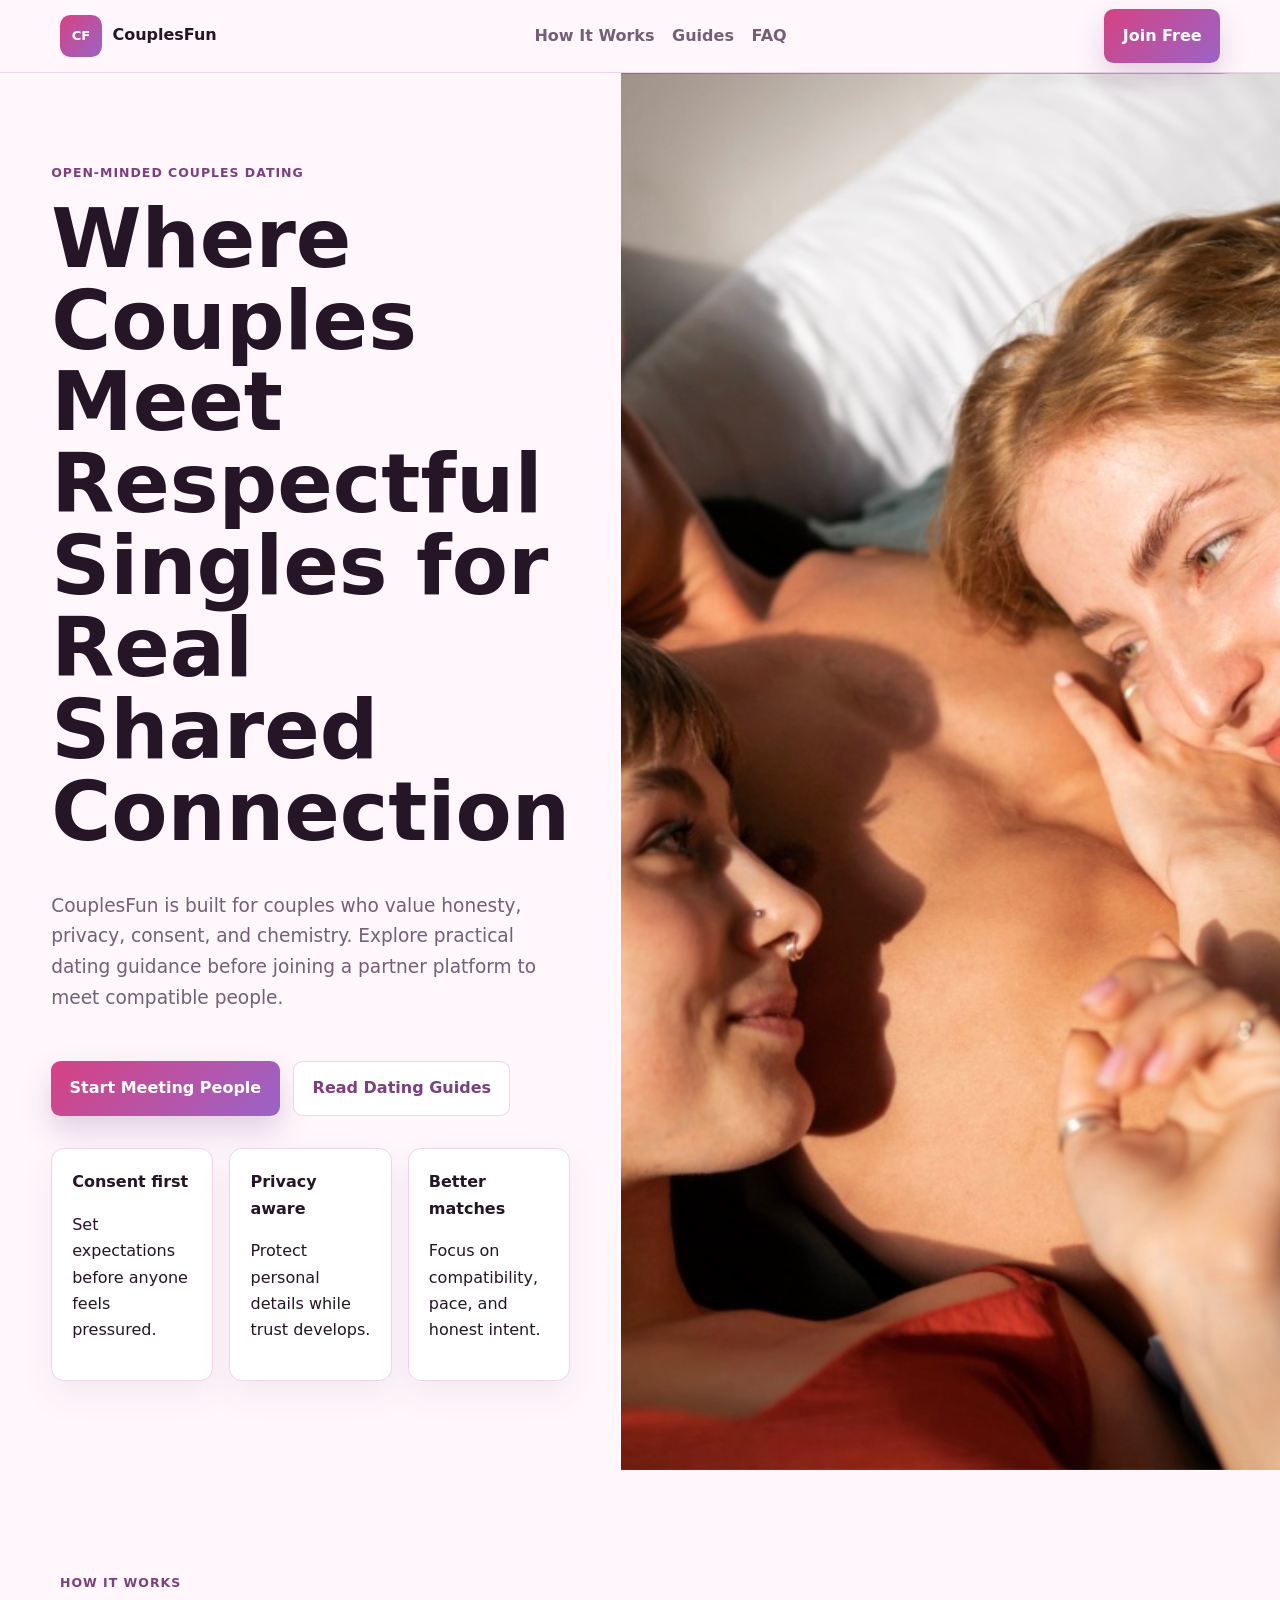
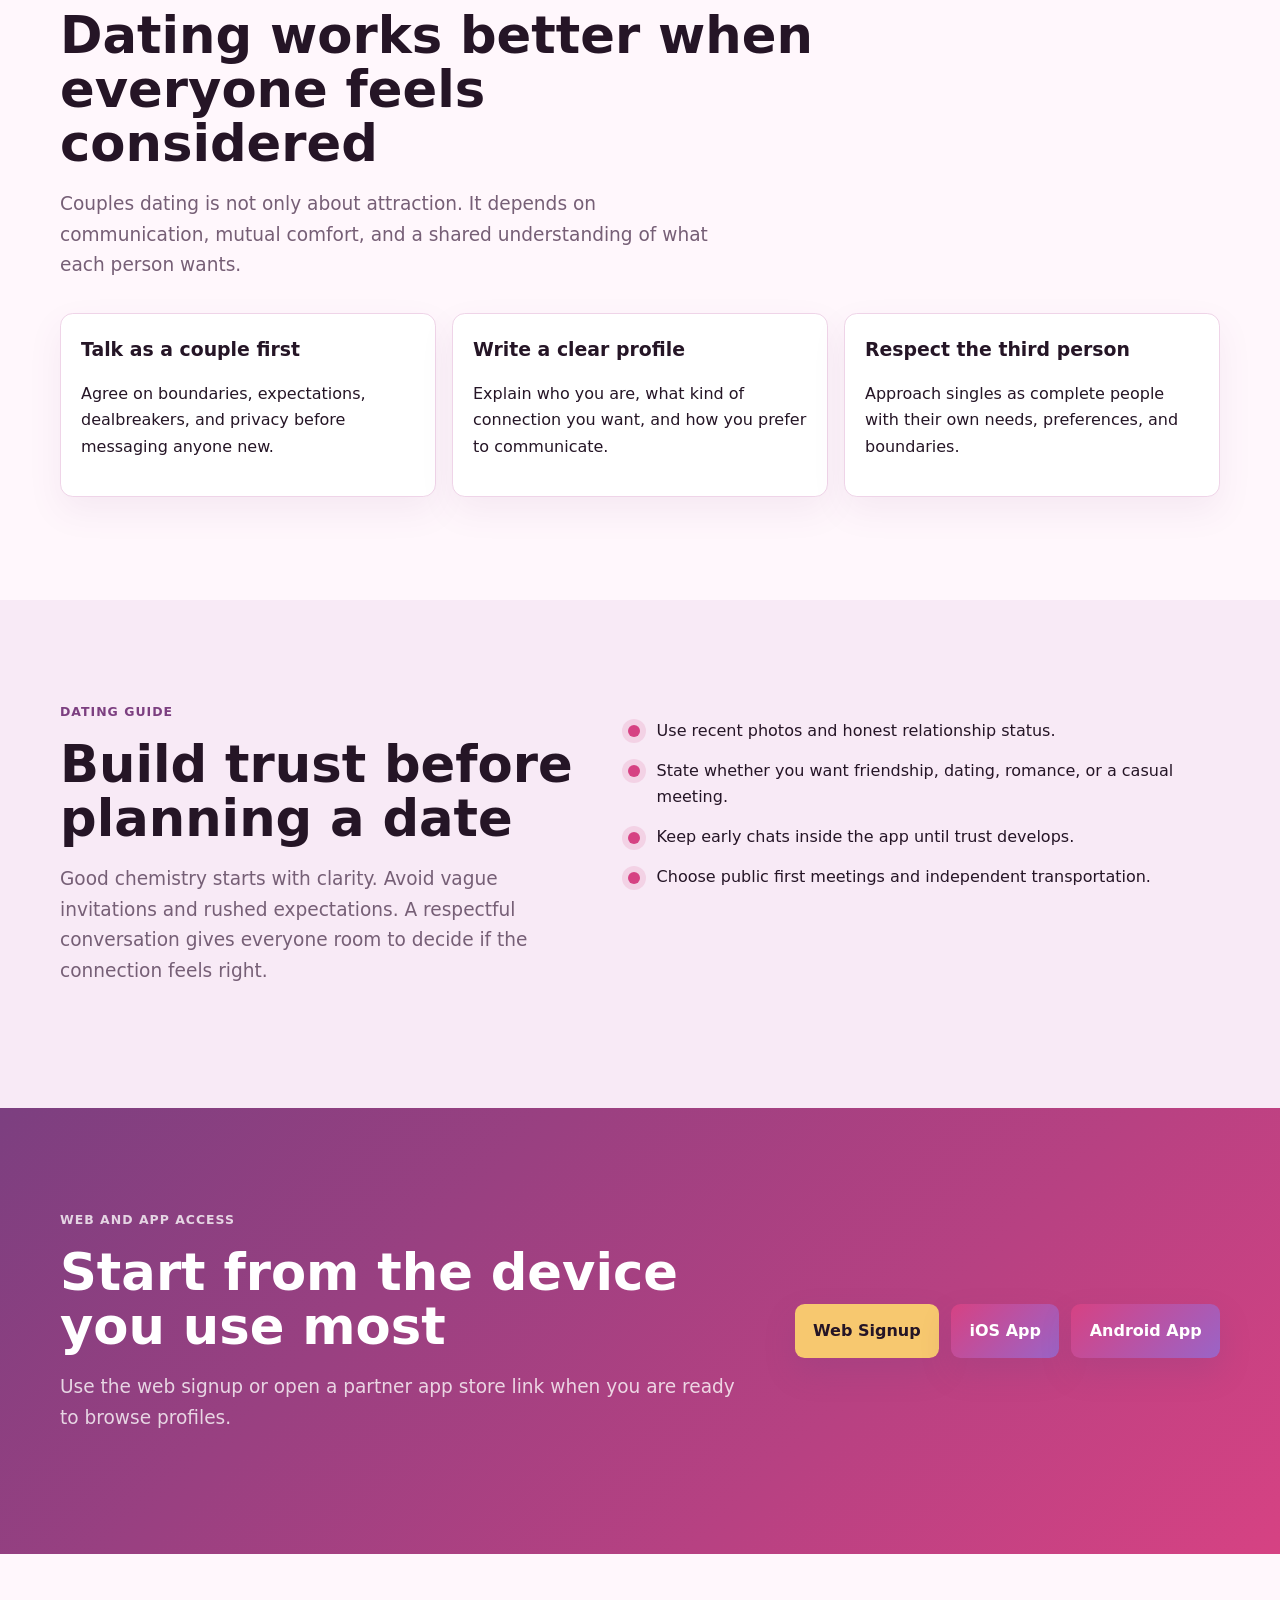
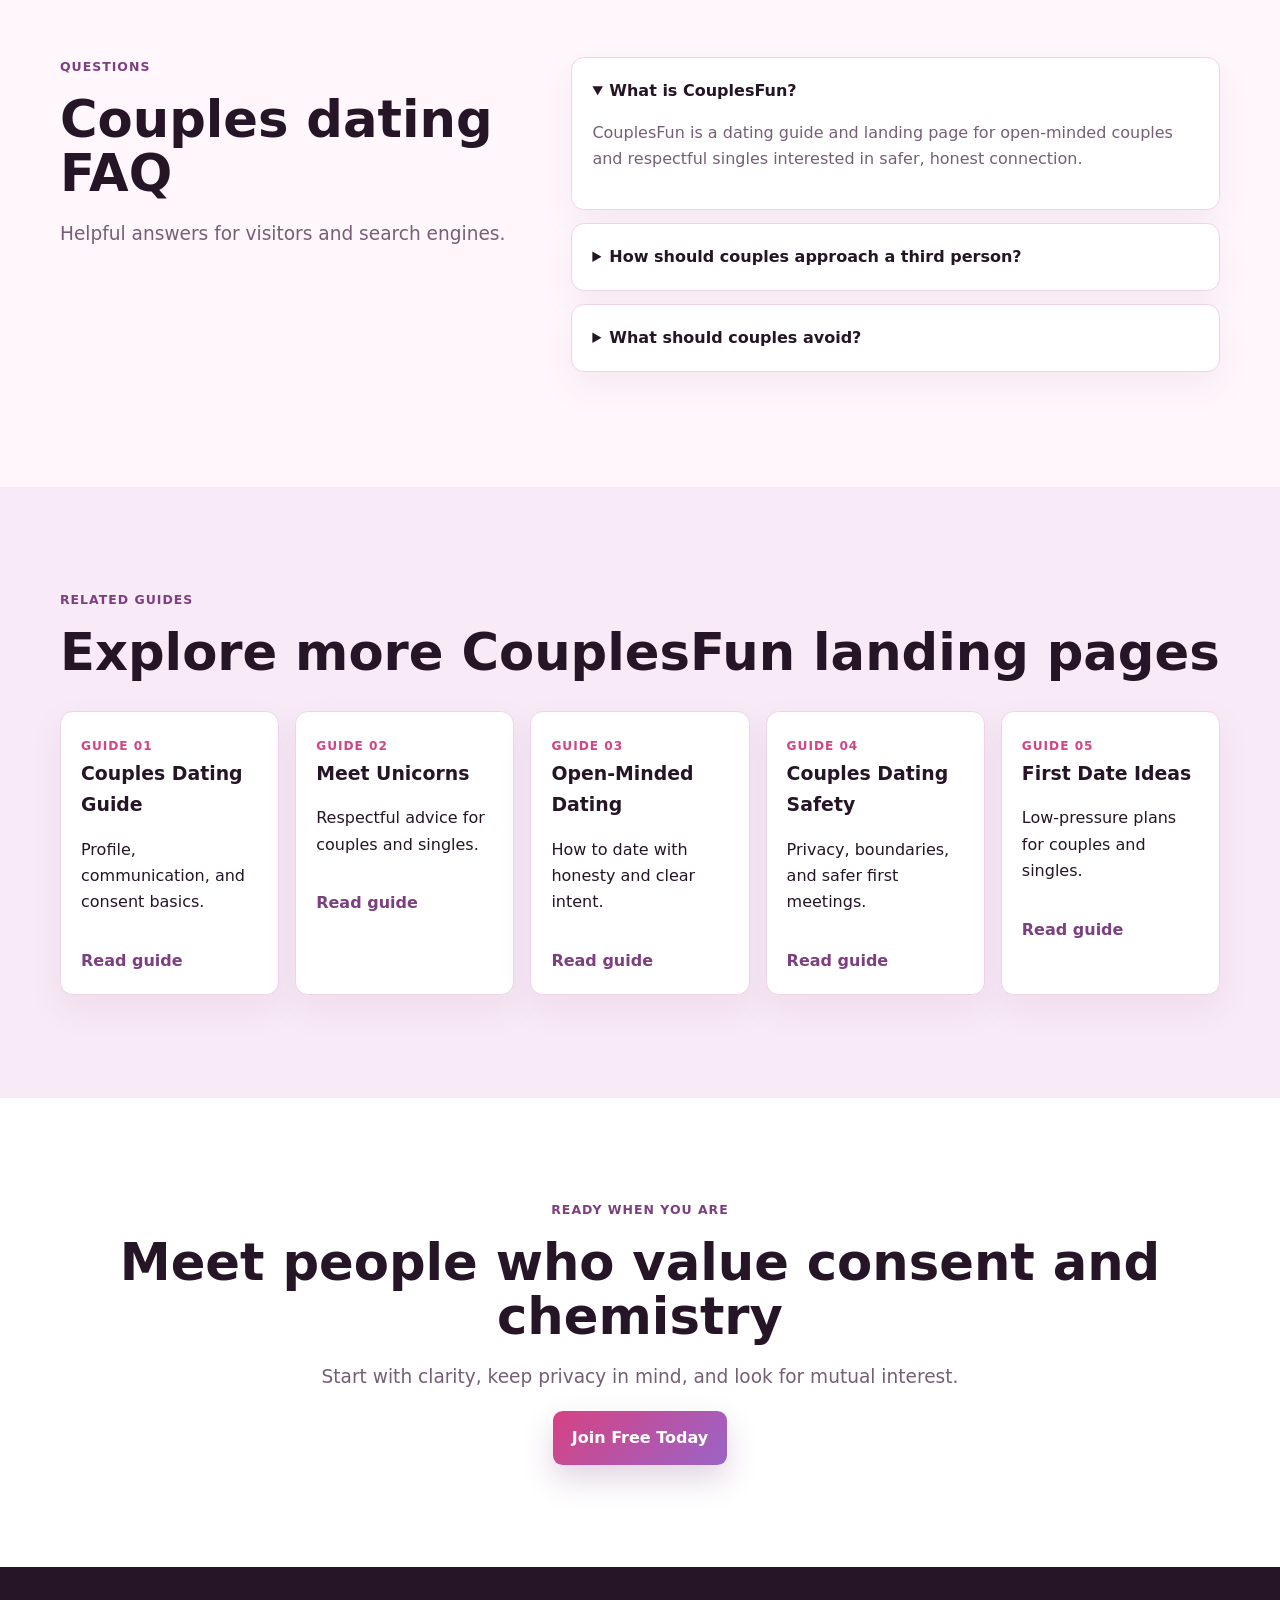
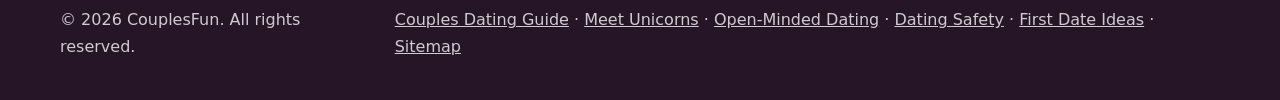
<file: index.html>
<!doctype html>
<html lang="en">
<head>
  <meta charset="UTF-8">
  <meta name="viewport" content="width=device-width, initial-scale=1.0">
  <title>CouplesFun | Open-Minded Couples Dating Guide</title>
  <meta name="description" content="CouplesFun helps open-minded couples and respectful singles explore connection with consent, privacy, dating tips, first-date ideas, and partner signup links.">
  <meta name="robots" content="index, follow, max-image-preview:large">
  <link rel="canonical" href="https://couplesfun.xyz/">
  <meta property="og:type" content="website">
  <meta property="og:title" content="CouplesFun | Open-Minded Couples Dating Guide">
  <meta property="og:description" content="CouplesFun helps open-minded couples and respectful singles explore connection with consent, privacy, dating tips, first-date ideas, and partner signup links.">
  <meta property="og:url" content="https://couplesfun.xyz/">
  <meta property="og:site_name" content="CouplesFun">
  <meta property="og:image" content="https://couplesfun.xyz/hero.jpg">
  <meta name="twitter:card" content="summary_large_image">
  <meta name="twitter:image" content="https://couplesfun.xyz/hero.jpg">
  <style>
:root{--ink:#251526;--muted:#765f76;--soft:#fff7fc;--soft2:#f8eaf6;--line:#efd4e8;--rose:#d64283;--plum:#7c3f80;--violet:#9a64c7;--gold:#f7c86f;--white:#fff}
*{box-sizing:border-box}html{scroll-behavior:smooth}body{margin:0;background:var(--soft);color:var(--ink);font-family:Inter,ui-sans-serif,system-ui,-apple-system,BlinkMacSystemFont,"Segoe UI",Arial,sans-serif;line-height:1.65}a{color:inherit;text-decoration:none}.container{width:min(1160px,calc(100% - 2rem));margin:0 auto}.topbar{position:sticky;top:0;z-index:10;background:rgba(255,247,252,.9);border-bottom:1px solid var(--line);backdrop-filter:blur(16px)}.nav{min-height:72px;display:flex;align-items:center;justify-content:space-between;gap:1rem}.brand{font-weight:900}.brand:before{content:"CF";display:inline-grid;place-items:center;width:42px;height:42px;margin-right:.65rem;border-radius:.65rem;background:linear-gradient(135deg,var(--rose),var(--violet));color:#fff;font-size:.82rem}.nav-links{display:flex;gap:1.1rem;color:var(--muted);font-weight:800}.btn{display:inline-flex;align-items:center;justify-content:center;min-height:48px;padding:.86rem 1.15rem;border-radius:.6rem;background:linear-gradient(135deg,var(--rose),var(--violet));color:#fff;font-weight:900;box-shadow:0 14px 30px rgba(124,63,128,.22)}.btn.secondary{background:#fff;color:var(--plum);border:1px solid var(--line);box-shadow:none}.hero{display:grid;grid-template-columns:.92fr 1.08fr;min-height:760px;background:var(--soft);overflow:hidden}.hero-copy{display:flex;flex-direction:column;justify-content:center;padding:clamp(4rem,7vw,7rem) clamp(1rem,4vw,5rem)}.hero-image{min-height:520px;background-image:url("./hero.jpg");background-size:cover;background-position:center}.kicker{margin:0 0 .9rem;color:var(--plum);font-size:.78rem;font-weight:900;letter-spacing:.08em;text-transform:uppercase}h1{max-width:720px;margin:0 0 1.2rem;font-size:clamp(3rem,6.4vw,5.6rem);line-height:1}h2{font-size:clamp(2rem,4vw,3.25rem);line-height:1.06;margin:0 0 1rem}h3{margin:0 0 .55rem;font-size:1.18rem}.lead{max-width:680px;color:var(--muted);font-size:1.16rem}.actions{display:flex;flex-wrap:wrap;gap:.85rem;margin-top:1.8rem}.stats,.cards,.landing-grid{display:grid;grid-template-columns:repeat(3,1fr);gap:1rem;margin-top:2rem}.stat,.card,.faq details,.landing-card{background:#fff;border:1px solid var(--line);border-radius:.8rem;padding:1.25rem;box-shadow:0 14px 34px rgba(124,63,128,.08)}.stat strong{display:block;margin-bottom:.35rem}.section{padding:clamp(4.5rem,8vw,7rem) 0}.muted{background:var(--soft2)}.section-head{max-width:760px;margin-bottom:2rem}.split{display:grid;grid-template-columns:.95fr 1.05fr;gap:2rem;align-items:start}.check{display:grid;gap:.85rem;padding:0;list-style:none}.check li{position:relative;padding-left:1.8rem}.check li:before{content:"";position:absolute;left:0;top:.45rem;width:.75rem;height:.75rem;border-radius:50%;background:var(--rose);box-shadow:0 0 0 6px rgba(214,66,131,.14)}.app-band{background:linear-gradient(135deg,var(--plum),var(--rose));color:#fff}.app-band .kicker,.app-band .lead{color:rgba(255,255,255,.78)}.app-grid{display:grid;grid-template-columns:1fr auto;gap:2rem;align-items:center}.app-actions{display:flex;flex-wrap:wrap;gap:.75rem;justify-content:flex-end}.app-actions .btn:first-child{background:var(--gold);color:var(--ink)}.faq-grid{display:grid;grid-template-columns:.85fr 1.15fr;gap:2rem}.faq details{margin-bottom:.8rem}.faq summary{cursor:pointer;font-weight:900}.faq p{color:var(--muted)}.landing-grid{grid-template-columns:repeat(5,1fr)}.landing-card span{color:var(--rose);font-size:.76rem;font-weight:900;letter-spacing:.08em;text-transform:uppercase}.landing-card a{display:inline-block;margin-top:1rem;color:var(--plum);font-weight:900}.final{text-align:center;background:#fff}.final .lead{margin-inline:auto}footer{background:var(--ink);color:rgba(255,255,255,.78);padding:1.5rem 0}.footer-inner{display:flex;justify-content:space-between;gap:1rem}.footer-inner a{text-decoration:underline}@media(max-width:900px){.nav-links{display:none}.hero{grid-template-columns:1fr}.hero-image{order:-1;min-height:min(80vw,460px)}.hero-copy{padding:3rem 1rem}.stats,.cards,.landing-grid,.split,.app-grid,.faq-grid{grid-template-columns:1fr}.app-actions{justify-content:flex-start}.footer-inner{flex-direction:column}h1{font-size:clamp(2.7rem,11vw,4rem)}.actions,.app-actions{flex-direction:column}.btn{width:100%}}
</style>
  <script type="application/ld+json">{"@context":"https://schema.org","@graph":[{"@type":"WebSite","url":"https://couplesfun.xyz/","name":"CouplesFun","description":"CouplesFun is a dating guide for open-minded couples and respectful singles exploring shared connection."},{"@type":"ItemList","name":"CouplesFun related dating guides","itemListElement":[{"@type":"ListItem","position":1,"name":"Couples Dating Guide","url":"https://couplesfun.xyz/couples-dating-guide.html"},{"@type":"ListItem","position":2,"name":"Meet Unicorns","url":"https://couplesfun.xyz/meet-unicorns.html"},{"@type":"ListItem","position":3,"name":"Open-Minded Dating","url":"https://couplesfun.xyz/open-minded-dating.html"},{"@type":"ListItem","position":4,"name":"Dating Safety","url":"https://couplesfun.xyz/couples-dating-safety.html"},{"@type":"ListItem","position":5,"name":"First Date Ideas","url":"https://couplesfun.xyz/couples-first-date-ideas.html"}]},{"@type":"FAQPage","mainEntity":[{"@type":"Question","name":"What is CouplesFun?","acceptedAnswer":{"@type":"Answer","text":"CouplesFun is a dating landing page and guide for open-minded couples and respectful singles interested in safer, honest, consent-led connection."}},{"@type":"Question","name":"How can couples meet a third person respectfully?","acceptedAnswer":{"@type":"Answer","text":"Couples should communicate clearly, avoid pressure, respect boundaries, and look for mutual interest rather than treating anyone as an accessory."}},{"@type":"Question","name":"Is privacy important for couples dating?","acceptedAnswer":{"@type":"Answer","text":"Yes. Use platform messaging early, protect personal details, meet publicly first, and make sure everyone understands expectations."}}]}]}</script>
</head>
<body><header class="topbar"><div class="container nav"><a class="brand" href="index.html">CouplesFun</a><div class="nav-links"><a href="index.html#how-it-works">How It Works</a><a href="index.html#guides">Guides</a><a href="index.html#faq">FAQ</a></div><a class="btn" href="https://www.bicupid.com/registerStep1?tid=af100017352_cf" rel="nofollow sponsored">Join Free</a></div></header><main>
<section class="hero"><div class="hero-copy"><p class="kicker">Open-minded couples dating</p><h1>Where Couples Meet Respectful Singles for Real Shared Connection</h1><p class="lead">CouplesFun is built for couples who value honesty, privacy, consent, and chemistry. Explore practical dating guidance before joining a partner platform to meet compatible people.</p><div class="actions"><a class="btn" href="https://www.bicupid.com/registerStep1?tid=af100017352_cf" rel="nofollow sponsored">Start Meeting People</a><a class="btn secondary" href="#guides">Read Dating Guides</a></div><div class="stats"><div class="stat"><strong>Consent first</strong><p>Set expectations before anyone feels pressured.</p></div><div class="stat"><strong>Privacy aware</strong><p>Protect personal details while trust develops.</p></div><div class="stat"><strong>Better matches</strong><p>Focus on compatibility, pace, and honest intent.</p></div></div></div><div class="hero-image" aria-label="CouplesFun lifestyle hero image"></div></section>
<section class="section" id="how-it-works"><div class="container"><div class="section-head"><p class="kicker">How it works</p><h2>Dating works better when everyone feels considered</h2><p class="lead">Couples dating is not only about attraction. It depends on communication, mutual comfort, and a shared understanding of what each person wants.</p></div><div class="cards"><article class="card"><h3>Talk as a couple first</h3><p>Agree on boundaries, expectations, dealbreakers, and privacy before messaging anyone new.</p></article><article class="card"><h3>Write a clear profile</h3><p>Explain who you are, what kind of connection you want, and how you prefer to communicate.</p></article><article class="card"><h3>Respect the third person</h3><p>Approach singles as complete people with their own needs, preferences, and boundaries.</p></article></div></div></section>
<section class="section muted"><div class="container split"><div><p class="kicker">Dating guide</p><h2>Build trust before planning a date</h2><p class="lead">Good chemistry starts with clarity. Avoid vague invitations and rushed expectations. A respectful conversation gives everyone room to decide if the connection feels right.</p></div><ul class="check"><li>Use recent photos and honest relationship status.</li><li>State whether you want friendship, dating, romance, or a casual meeting.</li><li>Keep early chats inside the app until trust develops.</li><li>Choose public first meetings and independent transportation.</li></ul></div></section>
<section class="section app-band"><div class="container app-grid"><div><p class="kicker">Web and app access</p><h2>Start from the device you use most</h2><p class="lead">Use the web signup or open a partner app store link when you are ready to browse profiles.</p></div><div class="app-actions"><a class="btn" href="https://www.bicupid.com/registerStep1?tid=af100017352_cf" rel="nofollow sponsored">Web Signup</a><a class="btn" href="https://app.appsflyer.com/id1481809362?pid=af100017352_cf" rel="nofollow sponsored">iOS App</a><a class="btn" href="https://app.appsflyer.com/com.bi.bicupid?pid=af100017352_cf" rel="nofollow sponsored">Android App</a></div></div></section>
<section class="section" id="faq"><div class="container faq-grid"><div><p class="kicker">Questions</p><h2>Couples dating FAQ</h2><p class="lead">Helpful answers for visitors and search engines.</p></div><div class="faq"><details open><summary>What is CouplesFun?</summary><p>CouplesFun is a dating guide and landing page for open-minded couples and respectful singles interested in safer, honest connection.</p></details><details><summary>How should couples approach a third person?</summary><p>Lead with respect, clear expectations, consent, and the understanding that the third person has equal agency.</p></details><details><summary>What should couples avoid?</summary><p>Avoid pressure, secrecy, unclear boundaries, and treating a person like an accessory to the relationship.</p></details></div></div></section>
<section class="section muted" id="guides"><div class="container"><p class="kicker">Related guides</p><h2>Explore more CouplesFun landing pages</h2><div class="landing-grid"><article class="landing-card"><span>Guide 01</span><h3>Couples Dating Guide</h3><p>Profile, communication, and consent basics.</p><a href="couples-dating-guide.html">Read guide</a></article><article class="landing-card"><span>Guide 02</span><h3>Meet Unicorns</h3><p>Respectful advice for couples and singles.</p><a href="meet-unicorns.html">Read guide</a></article><article class="landing-card"><span>Guide 03</span><h3>Open-Minded Dating</h3><p>How to date with honesty and clear intent.</p><a href="open-minded-dating.html">Read guide</a></article><article class="landing-card"><span>Guide 04</span><h3>Couples Dating Safety</h3><p>Privacy, boundaries, and safer first meetings.</p><a href="couples-dating-safety.html">Read guide</a></article><article class="landing-card"><span>Guide 05</span><h3>First Date Ideas</h3><p>Low-pressure plans for couples and singles.</p><a href="couples-first-date-ideas.html">Read guide</a></article></div></div></section>
<section class="section final"><div class="container"><p class="kicker">Ready when you are</p><h2>Meet people who value consent and chemistry</h2><p class="lead">Start with clarity, keep privacy in mind, and look for mutual interest.</p><a class="btn" href="https://www.bicupid.com/registerStep1?tid=af100017352_cf" rel="nofollow sponsored">Join Free Today</a></div></section>
</main><footer><div class="container footer-inner"><p>© 2026 CouplesFun. All rights reserved.</p><p><a href="couples-dating-guide.html">Couples Dating Guide</a> · <a href="meet-unicorns.html">Meet Unicorns</a> · <a href="open-minded-dating.html">Open-Minded Dating</a> · <a href="couples-dating-safety.html">Dating Safety</a> · <a href="couples-first-date-ideas.html">First Date Ideas</a> · <a href="sitemap.xml">Sitemap</a></p></div></footer></body>
</html>
</file>
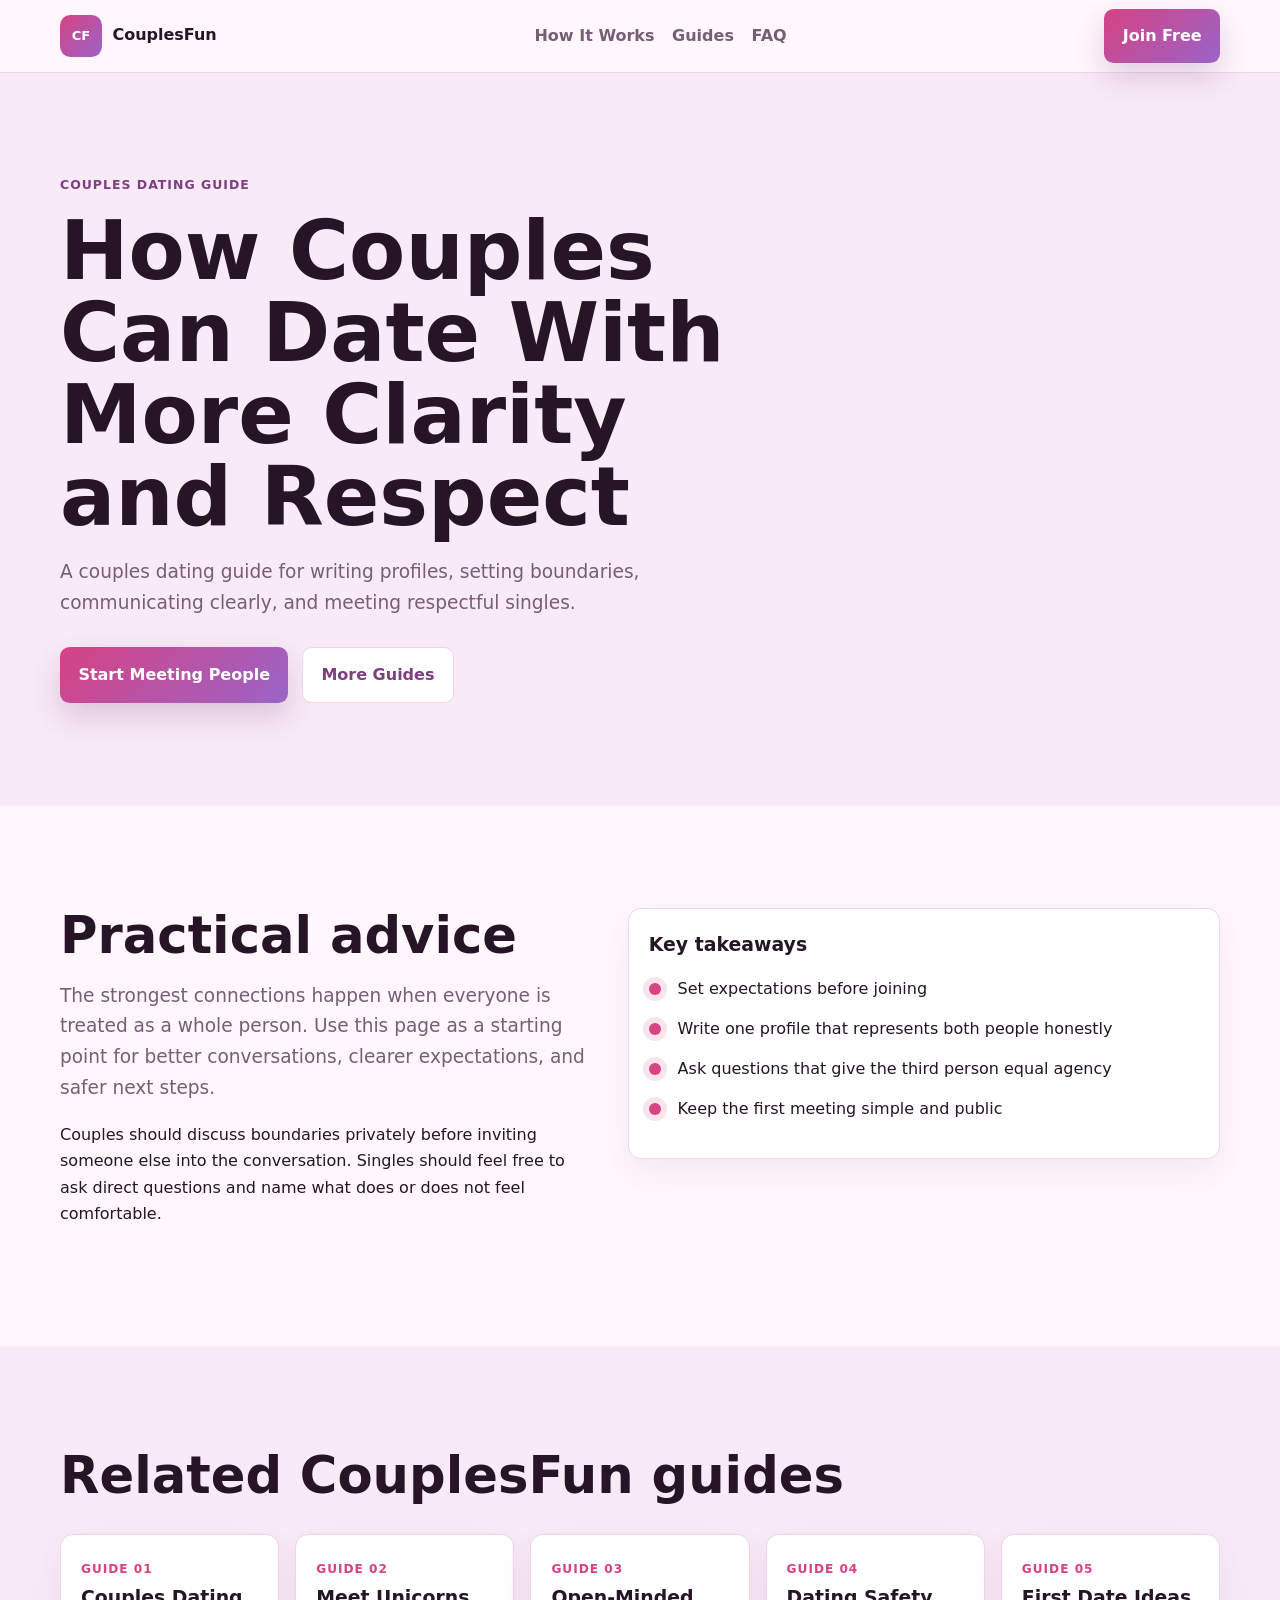
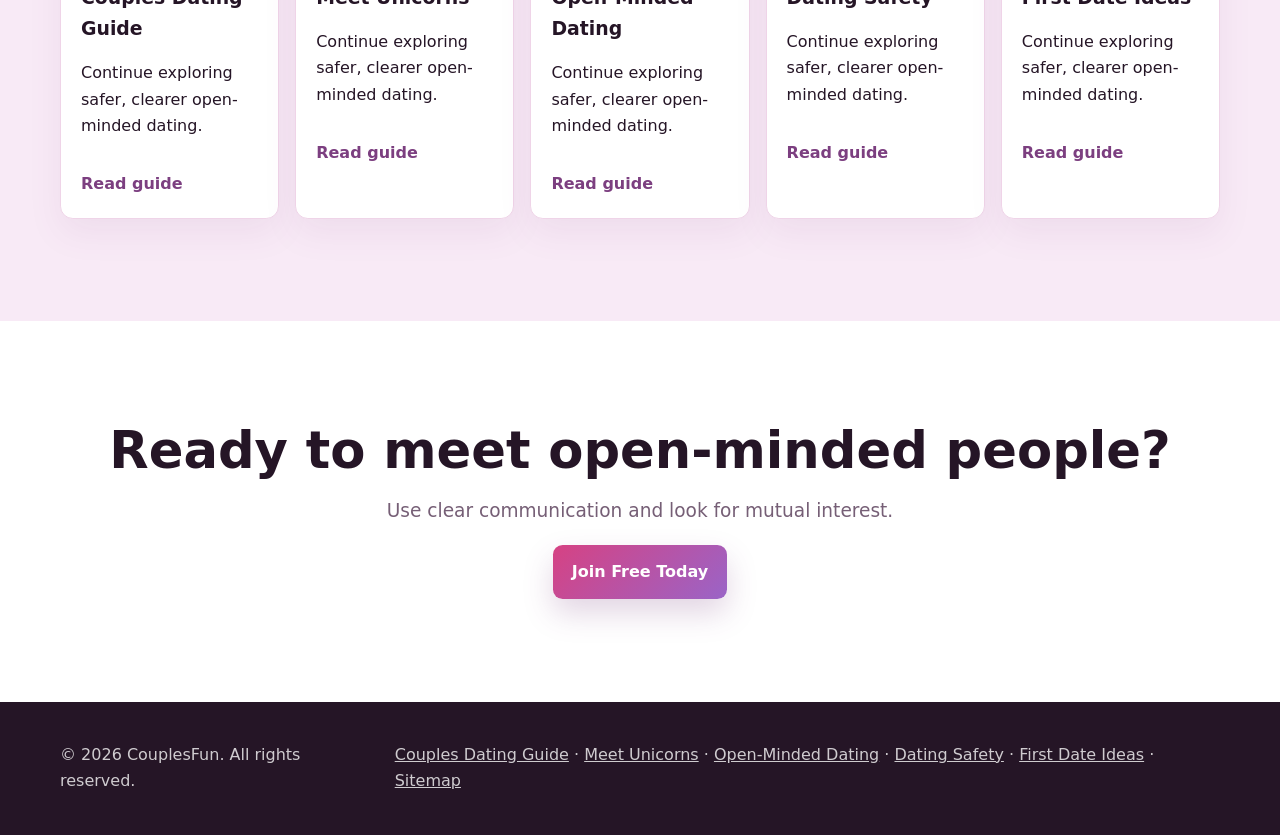
<file: couples-dating-guide.html>
<!doctype html>
<html lang="en">
<head>
  <meta charset="UTF-8">
  <meta name="viewport" content="width=device-width, initial-scale=1.0">
  <title>Couples Dating Guide | CouplesFun</title>
  <meta name="description" content="A couples dating guide for writing profiles, setting boundaries, communicating clearly, and meeting respectful singles.">
  <meta name="robots" content="index, follow, max-image-preview:large">
  <link rel="canonical" href="https://couplesfun.xyz/couples-dating-guide.html">
  <meta property="og:type" content="website">
  <meta property="og:title" content="Couples Dating Guide | CouplesFun">
  <meta property="og:description" content="A couples dating guide for writing profiles, setting boundaries, communicating clearly, and meeting respectful singles.">
  <meta property="og:url" content="https://couplesfun.xyz/couples-dating-guide.html">
  <meta property="og:site_name" content="CouplesFun">
  <meta name="twitter:card" content="summary">
  <style>
:root{--ink:#251526;--muted:#765f76;--soft:#fff7fc;--soft2:#f8eaf6;--line:#efd4e8;--rose:#d64283;--plum:#7c3f80;--violet:#9a64c7;--gold:#f7c86f;--white:#fff}
*{box-sizing:border-box}html{scroll-behavior:smooth}body{margin:0;background:var(--soft);color:var(--ink);font-family:Inter,ui-sans-serif,system-ui,-apple-system,BlinkMacSystemFont,"Segoe UI",Arial,sans-serif;line-height:1.65}a{color:inherit;text-decoration:none}.container{width:min(1160px,calc(100% - 2rem));margin:0 auto}.topbar{position:sticky;top:0;z-index:10;background:rgba(255,247,252,.9);border-bottom:1px solid var(--line);backdrop-filter:blur(16px)}.nav{min-height:72px;display:flex;align-items:center;justify-content:space-between;gap:1rem}.brand{font-weight:900}.brand:before{content:"CF";display:inline-grid;place-items:center;width:42px;height:42px;margin-right:.65rem;border-radius:.65rem;background:linear-gradient(135deg,var(--rose),var(--violet));color:#fff;font-size:.82rem}.nav-links{display:flex;gap:1.1rem;color:var(--muted);font-weight:800}.btn{display:inline-flex;align-items:center;justify-content:center;min-height:48px;padding:.86rem 1.15rem;border-radius:.6rem;background:linear-gradient(135deg,var(--rose),var(--violet));color:#fff;font-weight:900;box-shadow:0 14px 30px rgba(124,63,128,.22)}.btn.secondary{background:#fff;color:var(--plum);border:1px solid var(--line);box-shadow:none}.hero{display:grid;grid-template-columns:.92fr 1.08fr;min-height:760px;background:var(--soft);overflow:hidden}.hero-copy{display:flex;flex-direction:column;justify-content:center;padding:clamp(4rem,7vw,7rem) clamp(1rem,4vw,5rem)}.hero-image{min-height:520px;background-image:url("");background-size:cover;background-position:center}.kicker{margin:0 0 .9rem;color:var(--plum);font-size:.78rem;font-weight:900;letter-spacing:.08em;text-transform:uppercase}h1{max-width:720px;margin:0 0 1.2rem;font-size:clamp(3rem,6.4vw,5.6rem);line-height:1}h2{font-size:clamp(2rem,4vw,3.25rem);line-height:1.06;margin:0 0 1rem}h3{margin:0 0 .55rem;font-size:1.18rem}.lead{max-width:680px;color:var(--muted);font-size:1.16rem}.actions{display:flex;flex-wrap:wrap;gap:.85rem;margin-top:1.8rem}.stats,.cards,.landing-grid{display:grid;grid-template-columns:repeat(3,1fr);gap:1rem;margin-top:2rem}.stat,.card,.faq details,.landing-card{background:#fff;border:1px solid var(--line);border-radius:.8rem;padding:1.25rem;box-shadow:0 14px 34px rgba(124,63,128,.08)}.stat strong{display:block;margin-bottom:.35rem}.section{padding:clamp(4.5rem,8vw,7rem) 0}.muted{background:var(--soft2)}.section-head{max-width:760px;margin-bottom:2rem}.split{display:grid;grid-template-columns:.95fr 1.05fr;gap:2rem;align-items:start}.check{display:grid;gap:.85rem;padding:0;list-style:none}.check li{position:relative;padding-left:1.8rem}.check li:before{content:"";position:absolute;left:0;top:.45rem;width:.75rem;height:.75rem;border-radius:50%;background:var(--rose);box-shadow:0 0 0 6px rgba(214,66,131,.14)}.app-band{background:linear-gradient(135deg,var(--plum),var(--rose));color:#fff}.app-band .kicker,.app-band .lead{color:rgba(255,255,255,.78)}.app-grid{display:grid;grid-template-columns:1fr auto;gap:2rem;align-items:center}.app-actions{display:flex;flex-wrap:wrap;gap:.75rem;justify-content:flex-end}.app-actions .btn:first-child{background:var(--gold);color:var(--ink)}.faq-grid{display:grid;grid-template-columns:.85fr 1.15fr;gap:2rem}.faq details{margin-bottom:.8rem}.faq summary{cursor:pointer;font-weight:900}.faq p{color:var(--muted)}.landing-grid{grid-template-columns:repeat(5,1fr)}.landing-card span{color:var(--rose);font-size:.76rem;font-weight:900;letter-spacing:.08em;text-transform:uppercase}.landing-card a{display:inline-block;margin-top:1rem;color:var(--plum);font-weight:900}.final{text-align:center;background:#fff}.final .lead{margin-inline:auto}footer{background:var(--ink);color:rgba(255,255,255,.78);padding:1.5rem 0}.footer-inner{display:flex;justify-content:space-between;gap:1rem}.footer-inner a{text-decoration:underline}@media(max-width:900px){.nav-links{display:none}.hero{grid-template-columns:1fr}.hero-image{order:-1;min-height:min(80vw,460px)}.hero-copy{padding:3rem 1rem}.stats,.cards,.landing-grid,.split,.app-grid,.faq-grid{grid-template-columns:1fr}.app-actions{justify-content:flex-start}.footer-inner{flex-direction:column}h1{font-size:clamp(2.7rem,11vw,4rem)}.actions,.app-actions{flex-direction:column}.btn{width:100%}}
</style>
  <script type="application/ld+json">{"@context":"https://schema.org","@graph":[{"@type":"Article","headline":"How Couples Can Date With More Clarity and Respect","description":"A couples dating guide for writing profiles, setting boundaries, communicating clearly, and meeting respectful singles.","author":{"@type":"Organization","name":"CouplesFun"},"publisher":{"@type":"Organization","name":"CouplesFun"},"datePublished":"2026-06-01","dateModified":"2026-06-01","mainEntityOfPage":"https://couplesfun.xyz/couples-dating-guide.html"},{"@type":"BreadcrumbList","itemListElement":[{"@type":"ListItem","position":1,"name":"Home","item":"https://couplesfun.xyz/"},{"@type":"ListItem","position":2,"name":"Couples Dating Guide","item":"https://couplesfun.xyz/couples-dating-guide.html"}]},{"@type":"FAQPage","mainEntity":[{"@type":"Question","name":"What is couples dating guide?","acceptedAnswer":{"@type":"Answer","text":"A couples dating guide for writing profiles, setting boundaries, communicating clearly, and meeting respectful singles."}},{"@type":"Question","name":"How do I start safely?","acceptedAnswer":{"@type":"Answer","text":"Start with honest communication, clear boundaries, public first meetings, and privacy-conscious messaging."}}]}]}</script>
</head>
<body><header class="topbar"><div class="container nav"><a class="brand" href="index.html">CouplesFun</a><div class="nav-links"><a href="index.html#how-it-works">How It Works</a><a href="index.html#guides">Guides</a><a href="index.html#faq">FAQ</a></div><a class="btn" href="https://www.bicupid.com/registerStep1?tid=af100017352_cf" rel="nofollow sponsored">Join Free</a></div></header><main><section class="section muted"><div class="container"><p class="kicker">Couples Dating Guide</p><h1>How Couples Can Date With More Clarity and Respect</h1><p class="lead">A couples dating guide for writing profiles, setting boundaries, communicating clearly, and meeting respectful singles.</p><div class="actions"><a class="btn" href="https://www.bicupid.com/registerStep1?tid=af100017352_cf" rel="nofollow sponsored">Start Meeting People</a><a class="btn secondary" href="index.html#guides">More Guides</a></div></div></section><section class="section"><div class="container split"><article><h2>Practical advice</h2><p class="lead">The strongest connections happen when everyone is treated as a whole person. Use this page as a starting point for better conversations, clearer expectations, and safer next steps.</p><p>Couples should discuss boundaries privately before inviting someone else into the conversation. Singles should feel free to ask direct questions and name what does or does not feel comfortable.</p></article><div class="card"><h3>Key takeaways</h3><ul class="check"><li>Set expectations before joining</li><li>Write one profile that represents both people honestly</li><li>Ask questions that give the third person equal agency</li><li>Keep the first meeting simple and public</li></ul></div></div></section><section class="section muted"><div class="container"><h2>Related CouplesFun guides</h2><div class="landing-grid"><article class="landing-card"><span>Guide 01</span><h3>Couples Dating Guide</h3><p>Continue exploring safer, clearer open-minded dating.</p><a href="couples-dating-guide.html">Read guide</a></article><article class="landing-card"><span>Guide 02</span><h3>Meet Unicorns</h3><p>Continue exploring safer, clearer open-minded dating.</p><a href="meet-unicorns.html">Read guide</a></article><article class="landing-card"><span>Guide 03</span><h3>Open-Minded Dating</h3><p>Continue exploring safer, clearer open-minded dating.</p><a href="open-minded-dating.html">Read guide</a></article><article class="landing-card"><span>Guide 04</span><h3>Dating Safety</h3><p>Continue exploring safer, clearer open-minded dating.</p><a href="couples-dating-safety.html">Read guide</a></article><article class="landing-card"><span>Guide 05</span><h3>First Date Ideas</h3><p>Continue exploring safer, clearer open-minded dating.</p><a href="couples-first-date-ideas.html">Read guide</a></article></div></div></section><section class="section final"><div class="container"><h2>Ready to meet open-minded people?</h2><p class="lead">Use clear communication and look for mutual interest.</p><a class="btn" href="https://www.bicupid.com/registerStep1?tid=af100017352_cf" rel="nofollow sponsored">Join Free Today</a></div></section></main><footer><div class="container footer-inner"><p>© 2026 CouplesFun. All rights reserved.</p><p><a href="couples-dating-guide.html">Couples Dating Guide</a> · <a href="meet-unicorns.html">Meet Unicorns</a> · <a href="open-minded-dating.html">Open-Minded Dating</a> · <a href="couples-dating-safety.html">Dating Safety</a> · <a href="couples-first-date-ideas.html">First Date Ideas</a> · <a href="sitemap.xml">Sitemap</a></p></div></footer></body>
</html>
</file>
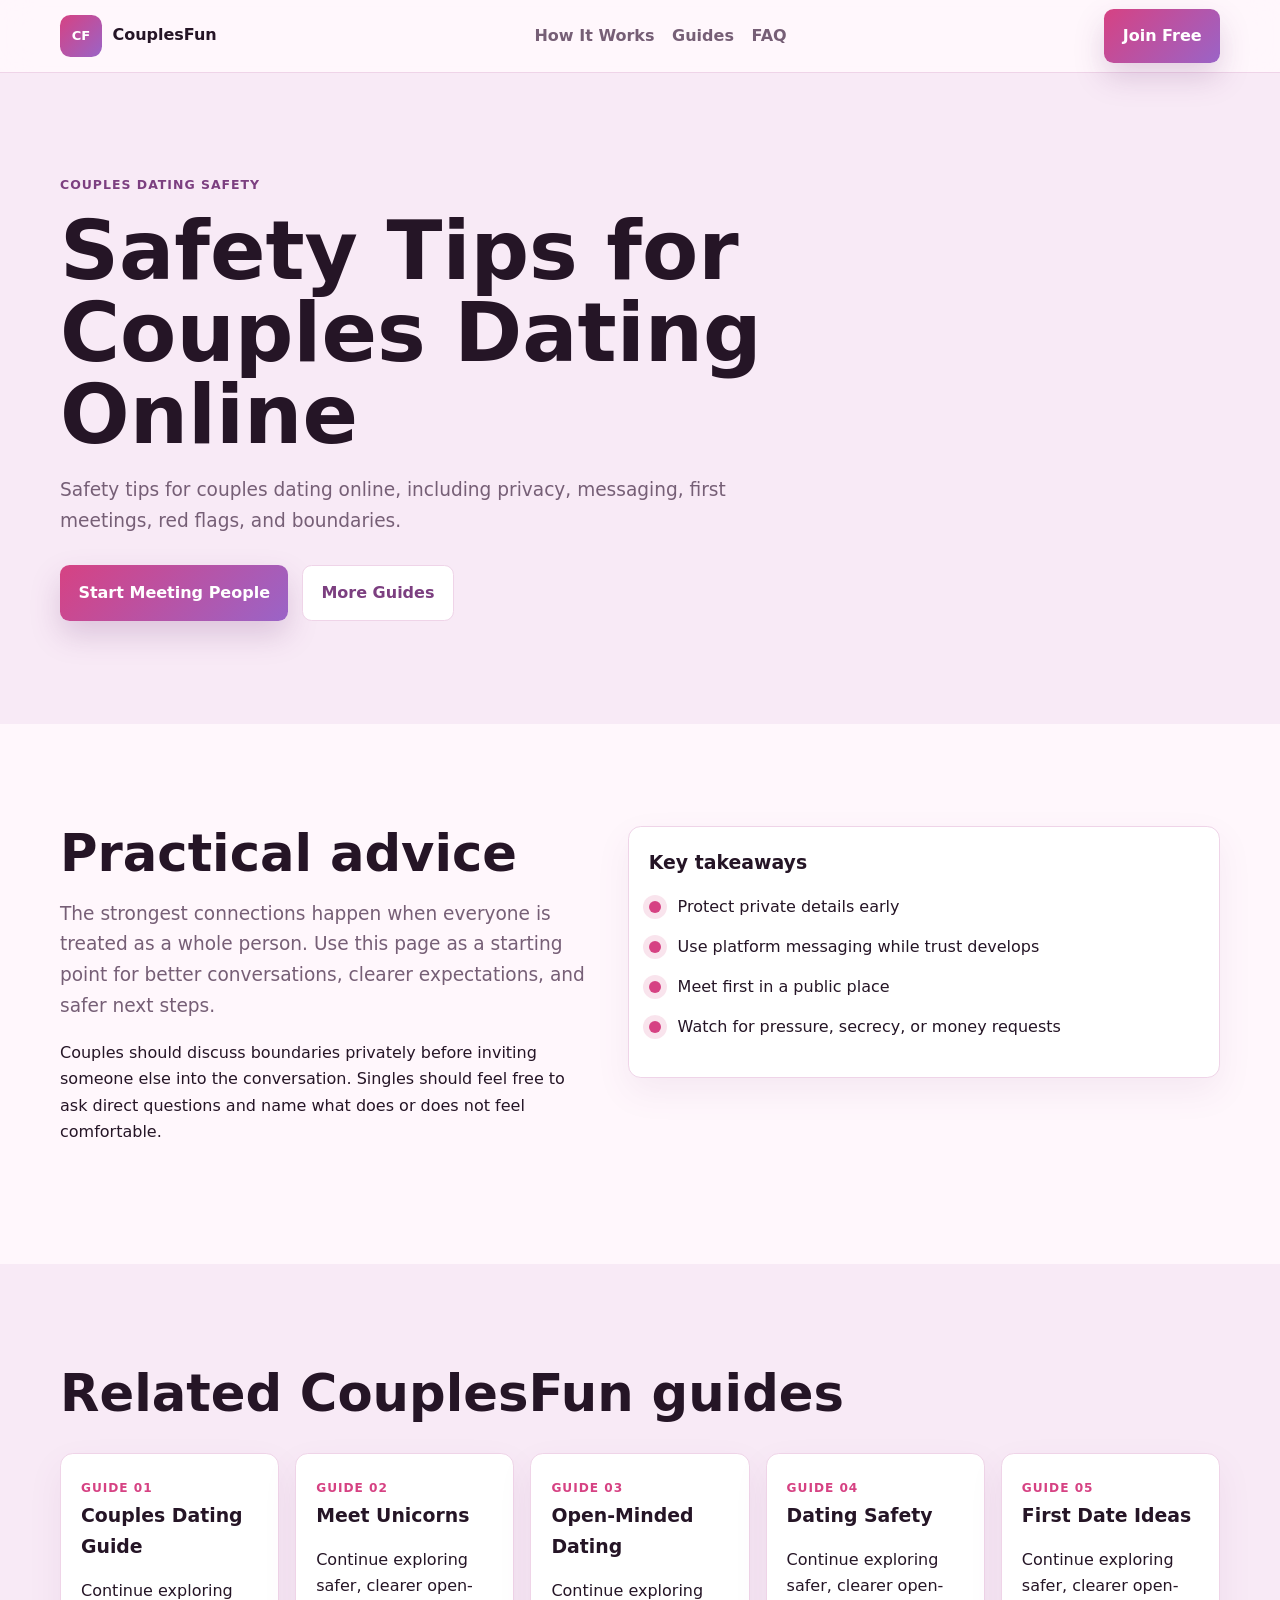
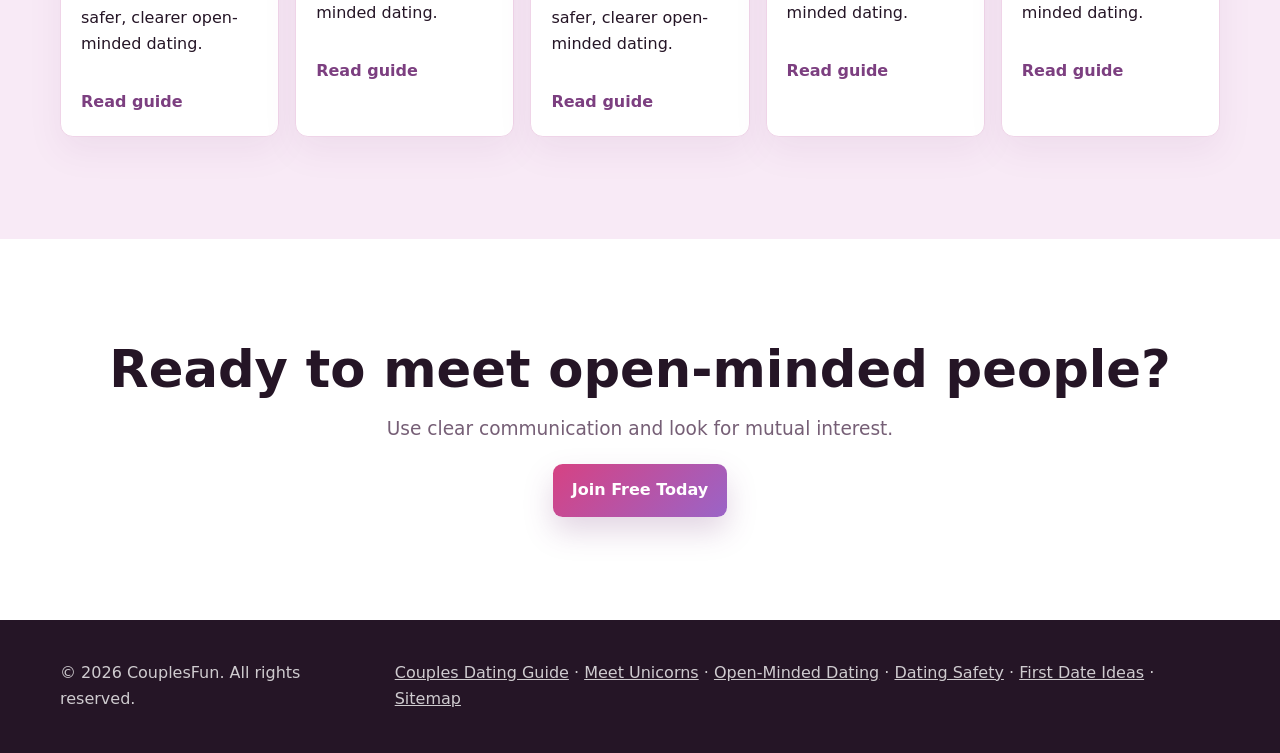
<file: couples-dating-safety.html>
<!doctype html>
<html lang="en">
<head>
  <meta charset="UTF-8">
  <meta name="viewport" content="width=device-width, initial-scale=1.0">
  <title>Couples Dating Safety | CouplesFun</title>
  <meta name="description" content="Safety tips for couples dating online, including privacy, messaging, first meetings, red flags, and boundaries.">
  <meta name="robots" content="index, follow, max-image-preview:large">
  <link rel="canonical" href="https://couplesfun.xyz/couples-dating-safety.html">
  <meta property="og:type" content="website">
  <meta property="og:title" content="Couples Dating Safety | CouplesFun">
  <meta property="og:description" content="Safety tips for couples dating online, including privacy, messaging, first meetings, red flags, and boundaries.">
  <meta property="og:url" content="https://couplesfun.xyz/couples-dating-safety.html">
  <meta property="og:site_name" content="CouplesFun">
  <meta name="twitter:card" content="summary">
  <style>
:root{--ink:#251526;--muted:#765f76;--soft:#fff7fc;--soft2:#f8eaf6;--line:#efd4e8;--rose:#d64283;--plum:#7c3f80;--violet:#9a64c7;--gold:#f7c86f;--white:#fff}
*{box-sizing:border-box}html{scroll-behavior:smooth}body{margin:0;background:var(--soft);color:var(--ink);font-family:Inter,ui-sans-serif,system-ui,-apple-system,BlinkMacSystemFont,"Segoe UI",Arial,sans-serif;line-height:1.65}a{color:inherit;text-decoration:none}.container{width:min(1160px,calc(100% - 2rem));margin:0 auto}.topbar{position:sticky;top:0;z-index:10;background:rgba(255,247,252,.9);border-bottom:1px solid var(--line);backdrop-filter:blur(16px)}.nav{min-height:72px;display:flex;align-items:center;justify-content:space-between;gap:1rem}.brand{font-weight:900}.brand:before{content:"CF";display:inline-grid;place-items:center;width:42px;height:42px;margin-right:.65rem;border-radius:.65rem;background:linear-gradient(135deg,var(--rose),var(--violet));color:#fff;font-size:.82rem}.nav-links{display:flex;gap:1.1rem;color:var(--muted);font-weight:800}.btn{display:inline-flex;align-items:center;justify-content:center;min-height:48px;padding:.86rem 1.15rem;border-radius:.6rem;background:linear-gradient(135deg,var(--rose),var(--violet));color:#fff;font-weight:900;box-shadow:0 14px 30px rgba(124,63,128,.22)}.btn.secondary{background:#fff;color:var(--plum);border:1px solid var(--line);box-shadow:none}.hero{display:grid;grid-template-columns:.92fr 1.08fr;min-height:760px;background:var(--soft);overflow:hidden}.hero-copy{display:flex;flex-direction:column;justify-content:center;padding:clamp(4rem,7vw,7rem) clamp(1rem,4vw,5rem)}.hero-image{min-height:520px;background-image:url("");background-size:cover;background-position:center}.kicker{margin:0 0 .9rem;color:var(--plum);font-size:.78rem;font-weight:900;letter-spacing:.08em;text-transform:uppercase}h1{max-width:720px;margin:0 0 1.2rem;font-size:clamp(3rem,6.4vw,5.6rem);line-height:1}h2{font-size:clamp(2rem,4vw,3.25rem);line-height:1.06;margin:0 0 1rem}h3{margin:0 0 .55rem;font-size:1.18rem}.lead{max-width:680px;color:var(--muted);font-size:1.16rem}.actions{display:flex;flex-wrap:wrap;gap:.85rem;margin-top:1.8rem}.stats,.cards,.landing-grid{display:grid;grid-template-columns:repeat(3,1fr);gap:1rem;margin-top:2rem}.stat,.card,.faq details,.landing-card{background:#fff;border:1px solid var(--line);border-radius:.8rem;padding:1.25rem;box-shadow:0 14px 34px rgba(124,63,128,.08)}.stat strong{display:block;margin-bottom:.35rem}.section{padding:clamp(4.5rem,8vw,7rem) 0}.muted{background:var(--soft2)}.section-head{max-width:760px;margin-bottom:2rem}.split{display:grid;grid-template-columns:.95fr 1.05fr;gap:2rem;align-items:start}.check{display:grid;gap:.85rem;padding:0;list-style:none}.check li{position:relative;padding-left:1.8rem}.check li:before{content:"";position:absolute;left:0;top:.45rem;width:.75rem;height:.75rem;border-radius:50%;background:var(--rose);box-shadow:0 0 0 6px rgba(214,66,131,.14)}.app-band{background:linear-gradient(135deg,var(--plum),var(--rose));color:#fff}.app-band .kicker,.app-band .lead{color:rgba(255,255,255,.78)}.app-grid{display:grid;grid-template-columns:1fr auto;gap:2rem;align-items:center}.app-actions{display:flex;flex-wrap:wrap;gap:.75rem;justify-content:flex-end}.app-actions .btn:first-child{background:var(--gold);color:var(--ink)}.faq-grid{display:grid;grid-template-columns:.85fr 1.15fr;gap:2rem}.faq details{margin-bottom:.8rem}.faq summary{cursor:pointer;font-weight:900}.faq p{color:var(--muted)}.landing-grid{grid-template-columns:repeat(5,1fr)}.landing-card span{color:var(--rose);font-size:.76rem;font-weight:900;letter-spacing:.08em;text-transform:uppercase}.landing-card a{display:inline-block;margin-top:1rem;color:var(--plum);font-weight:900}.final{text-align:center;background:#fff}.final .lead{margin-inline:auto}footer{background:var(--ink);color:rgba(255,255,255,.78);padding:1.5rem 0}.footer-inner{display:flex;justify-content:space-between;gap:1rem}.footer-inner a{text-decoration:underline}@media(max-width:900px){.nav-links{display:none}.hero{grid-template-columns:1fr}.hero-image{order:-1;min-height:min(80vw,460px)}.hero-copy{padding:3rem 1rem}.stats,.cards,.landing-grid,.split,.app-grid,.faq-grid{grid-template-columns:1fr}.app-actions{justify-content:flex-start}.footer-inner{flex-direction:column}h1{font-size:clamp(2.7rem,11vw,4rem)}.actions,.app-actions{flex-direction:column}.btn{width:100%}}
</style>
  <script type="application/ld+json">{"@context":"https://schema.org","@graph":[{"@type":"Article","headline":"Safety Tips for Couples Dating Online","description":"Safety tips for couples dating online, including privacy, messaging, first meetings, red flags, and boundaries.","author":{"@type":"Organization","name":"CouplesFun"},"publisher":{"@type":"Organization","name":"CouplesFun"},"datePublished":"2026-06-01","dateModified":"2026-06-01","mainEntityOfPage":"https://couplesfun.xyz/couples-dating-safety.html"},{"@type":"BreadcrumbList","itemListElement":[{"@type":"ListItem","position":1,"name":"Home","item":"https://couplesfun.xyz/"},{"@type":"ListItem","position":2,"name":"Couples Dating Safety","item":"https://couplesfun.xyz/couples-dating-safety.html"}]},{"@type":"FAQPage","mainEntity":[{"@type":"Question","name":"What is couples dating safety?","acceptedAnswer":{"@type":"Answer","text":"Safety tips for couples dating online, including privacy, messaging, first meetings, red flags, and boundaries."}},{"@type":"Question","name":"How do I start safely?","acceptedAnswer":{"@type":"Answer","text":"Start with honest communication, clear boundaries, public first meetings, and privacy-conscious messaging."}}]}]}</script>
</head>
<body><header class="topbar"><div class="container nav"><a class="brand" href="index.html">CouplesFun</a><div class="nav-links"><a href="index.html#how-it-works">How It Works</a><a href="index.html#guides">Guides</a><a href="index.html#faq">FAQ</a></div><a class="btn" href="https://www.bicupid.com/registerStep1?tid=af100017352_cf" rel="nofollow sponsored">Join Free</a></div></header><main><section class="section muted"><div class="container"><p class="kicker">Couples Dating Safety</p><h1>Safety Tips for Couples Dating Online</h1><p class="lead">Safety tips for couples dating online, including privacy, messaging, first meetings, red flags, and boundaries.</p><div class="actions"><a class="btn" href="https://www.bicupid.com/registerStep1?tid=af100017352_cf" rel="nofollow sponsored">Start Meeting People</a><a class="btn secondary" href="index.html#guides">More Guides</a></div></div></section><section class="section"><div class="container split"><article><h2>Practical advice</h2><p class="lead">The strongest connections happen when everyone is treated as a whole person. Use this page as a starting point for better conversations, clearer expectations, and safer next steps.</p><p>Couples should discuss boundaries privately before inviting someone else into the conversation. Singles should feel free to ask direct questions and name what does or does not feel comfortable.</p></article><div class="card"><h3>Key takeaways</h3><ul class="check"><li>Protect private details early</li><li>Use platform messaging while trust develops</li><li>Meet first in a public place</li><li>Watch for pressure, secrecy, or money requests</li></ul></div></div></section><section class="section muted"><div class="container"><h2>Related CouplesFun guides</h2><div class="landing-grid"><article class="landing-card"><span>Guide 01</span><h3>Couples Dating Guide</h3><p>Continue exploring safer, clearer open-minded dating.</p><a href="couples-dating-guide.html">Read guide</a></article><article class="landing-card"><span>Guide 02</span><h3>Meet Unicorns</h3><p>Continue exploring safer, clearer open-minded dating.</p><a href="meet-unicorns.html">Read guide</a></article><article class="landing-card"><span>Guide 03</span><h3>Open-Minded Dating</h3><p>Continue exploring safer, clearer open-minded dating.</p><a href="open-minded-dating.html">Read guide</a></article><article class="landing-card"><span>Guide 04</span><h3>Dating Safety</h3><p>Continue exploring safer, clearer open-minded dating.</p><a href="couples-dating-safety.html">Read guide</a></article><article class="landing-card"><span>Guide 05</span><h3>First Date Ideas</h3><p>Continue exploring safer, clearer open-minded dating.</p><a href="couples-first-date-ideas.html">Read guide</a></article></div></div></section><section class="section final"><div class="container"><h2>Ready to meet open-minded people?</h2><p class="lead">Use clear communication and look for mutual interest.</p><a class="btn" href="https://www.bicupid.com/registerStep1?tid=af100017352_cf" rel="nofollow sponsored">Join Free Today</a></div></section></main><footer><div class="container footer-inner"><p>© 2026 CouplesFun. All rights reserved.</p><p><a href="couples-dating-guide.html">Couples Dating Guide</a> · <a href="meet-unicorns.html">Meet Unicorns</a> · <a href="open-minded-dating.html">Open-Minded Dating</a> · <a href="couples-dating-safety.html">Dating Safety</a> · <a href="couples-first-date-ideas.html">First Date Ideas</a> · <a href="sitemap.xml">Sitemap</a></p></div></footer></body>
</html>
</file>
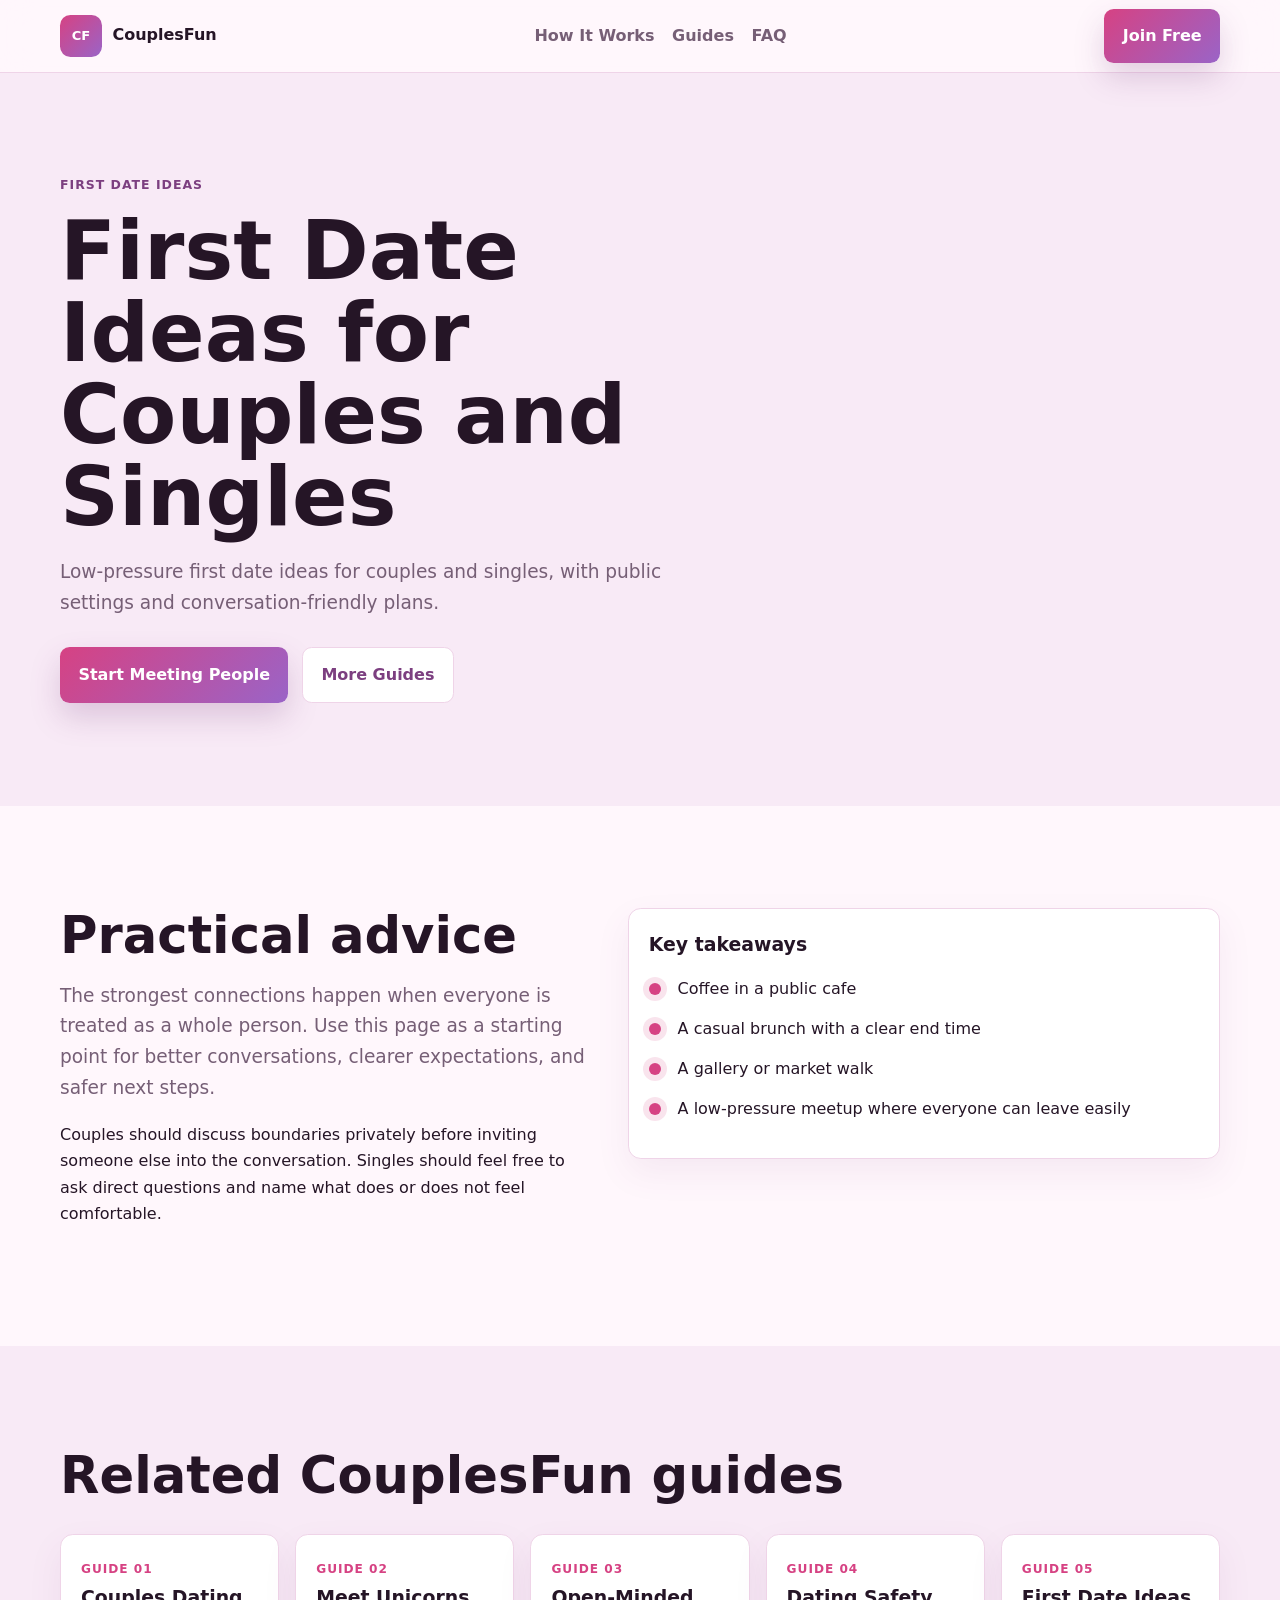
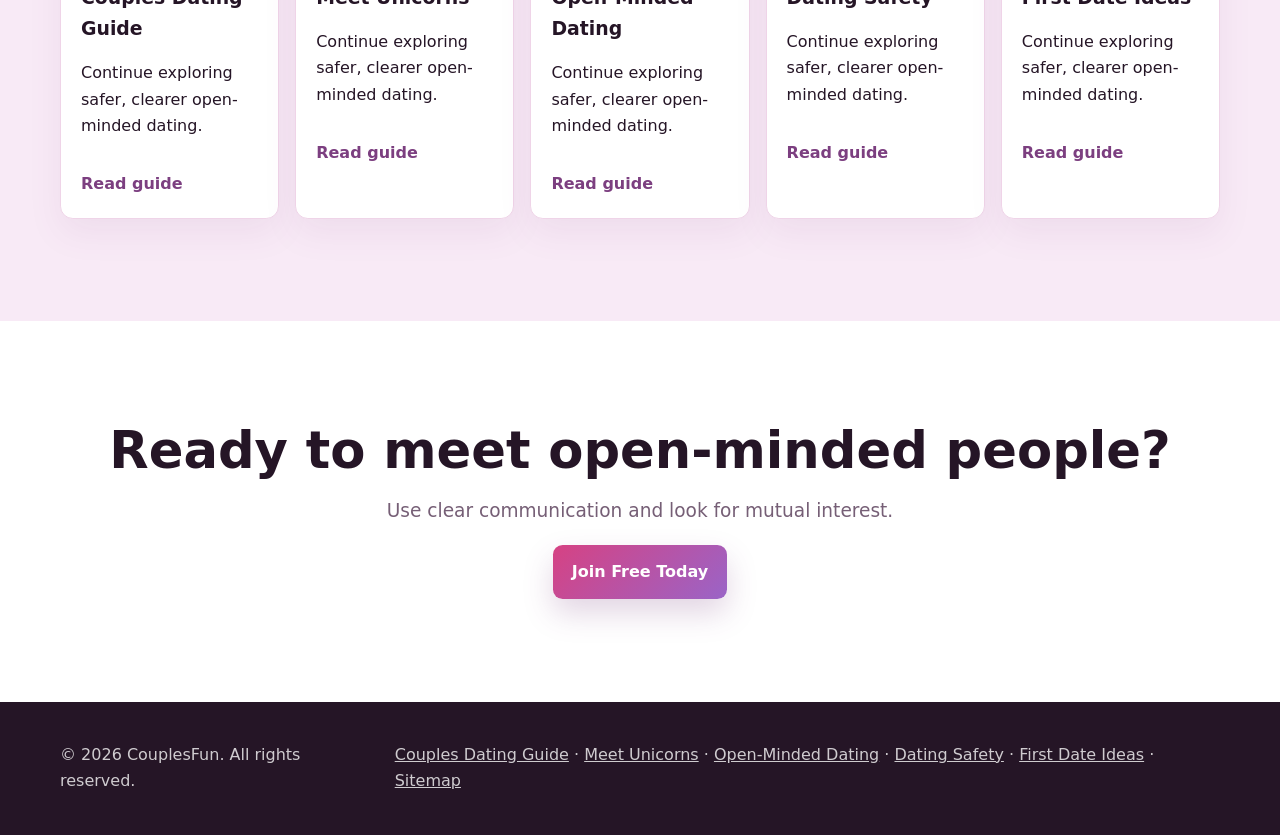
<file: couples-first-date-ideas.html>
<!doctype html>
<html lang="en">
<head>
  <meta charset="UTF-8">
  <meta name="viewport" content="width=device-width, initial-scale=1.0">
  <title>First Date Ideas for Couples Dating | CouplesFun</title>
  <meta name="description" content="Low-pressure first date ideas for couples and singles, with public settings and conversation-friendly plans.">
  <meta name="robots" content="index, follow, max-image-preview:large">
  <link rel="canonical" href="https://couplesfun.xyz/couples-first-date-ideas.html">
  <meta property="og:type" content="website">
  <meta property="og:title" content="First Date Ideas for Couples Dating | CouplesFun">
  <meta property="og:description" content="Low-pressure first date ideas for couples and singles, with public settings and conversation-friendly plans.">
  <meta property="og:url" content="https://couplesfun.xyz/couples-first-date-ideas.html">
  <meta property="og:site_name" content="CouplesFun">
  <meta name="twitter:card" content="summary">
  <style>
:root{--ink:#251526;--muted:#765f76;--soft:#fff7fc;--soft2:#f8eaf6;--line:#efd4e8;--rose:#d64283;--plum:#7c3f80;--violet:#9a64c7;--gold:#f7c86f;--white:#fff}
*{box-sizing:border-box}html{scroll-behavior:smooth}body{margin:0;background:var(--soft);color:var(--ink);font-family:Inter,ui-sans-serif,system-ui,-apple-system,BlinkMacSystemFont,"Segoe UI",Arial,sans-serif;line-height:1.65}a{color:inherit;text-decoration:none}.container{width:min(1160px,calc(100% - 2rem));margin:0 auto}.topbar{position:sticky;top:0;z-index:10;background:rgba(255,247,252,.9);border-bottom:1px solid var(--line);backdrop-filter:blur(16px)}.nav{min-height:72px;display:flex;align-items:center;justify-content:space-between;gap:1rem}.brand{font-weight:900}.brand:before{content:"CF";display:inline-grid;place-items:center;width:42px;height:42px;margin-right:.65rem;border-radius:.65rem;background:linear-gradient(135deg,var(--rose),var(--violet));color:#fff;font-size:.82rem}.nav-links{display:flex;gap:1.1rem;color:var(--muted);font-weight:800}.btn{display:inline-flex;align-items:center;justify-content:center;min-height:48px;padding:.86rem 1.15rem;border-radius:.6rem;background:linear-gradient(135deg,var(--rose),var(--violet));color:#fff;font-weight:900;box-shadow:0 14px 30px rgba(124,63,128,.22)}.btn.secondary{background:#fff;color:var(--plum);border:1px solid var(--line);box-shadow:none}.hero{display:grid;grid-template-columns:.92fr 1.08fr;min-height:760px;background:var(--soft);overflow:hidden}.hero-copy{display:flex;flex-direction:column;justify-content:center;padding:clamp(4rem,7vw,7rem) clamp(1rem,4vw,5rem)}.hero-image{min-height:520px;background-image:url("");background-size:cover;background-position:center}.kicker{margin:0 0 .9rem;color:var(--plum);font-size:.78rem;font-weight:900;letter-spacing:.08em;text-transform:uppercase}h1{max-width:720px;margin:0 0 1.2rem;font-size:clamp(3rem,6.4vw,5.6rem);line-height:1}h2{font-size:clamp(2rem,4vw,3.25rem);line-height:1.06;margin:0 0 1rem}h3{margin:0 0 .55rem;font-size:1.18rem}.lead{max-width:680px;color:var(--muted);font-size:1.16rem}.actions{display:flex;flex-wrap:wrap;gap:.85rem;margin-top:1.8rem}.stats,.cards,.landing-grid{display:grid;grid-template-columns:repeat(3,1fr);gap:1rem;margin-top:2rem}.stat,.card,.faq details,.landing-card{background:#fff;border:1px solid var(--line);border-radius:.8rem;padding:1.25rem;box-shadow:0 14px 34px rgba(124,63,128,.08)}.stat strong{display:block;margin-bottom:.35rem}.section{padding:clamp(4.5rem,8vw,7rem) 0}.muted{background:var(--soft2)}.section-head{max-width:760px;margin-bottom:2rem}.split{display:grid;grid-template-columns:.95fr 1.05fr;gap:2rem;align-items:start}.check{display:grid;gap:.85rem;padding:0;list-style:none}.check li{position:relative;padding-left:1.8rem}.check li:before{content:"";position:absolute;left:0;top:.45rem;width:.75rem;height:.75rem;border-radius:50%;background:var(--rose);box-shadow:0 0 0 6px rgba(214,66,131,.14)}.app-band{background:linear-gradient(135deg,var(--plum),var(--rose));color:#fff}.app-band .kicker,.app-band .lead{color:rgba(255,255,255,.78)}.app-grid{display:grid;grid-template-columns:1fr auto;gap:2rem;align-items:center}.app-actions{display:flex;flex-wrap:wrap;gap:.75rem;justify-content:flex-end}.app-actions .btn:first-child{background:var(--gold);color:var(--ink)}.faq-grid{display:grid;grid-template-columns:.85fr 1.15fr;gap:2rem}.faq details{margin-bottom:.8rem}.faq summary{cursor:pointer;font-weight:900}.faq p{color:var(--muted)}.landing-grid{grid-template-columns:repeat(5,1fr)}.landing-card span{color:var(--rose);font-size:.76rem;font-weight:900;letter-spacing:.08em;text-transform:uppercase}.landing-card a{display:inline-block;margin-top:1rem;color:var(--plum);font-weight:900}.final{text-align:center;background:#fff}.final .lead{margin-inline:auto}footer{background:var(--ink);color:rgba(255,255,255,.78);padding:1.5rem 0}.footer-inner{display:flex;justify-content:space-between;gap:1rem}.footer-inner a{text-decoration:underline}@media(max-width:900px){.nav-links{display:none}.hero{grid-template-columns:1fr}.hero-image{order:-1;min-height:min(80vw,460px)}.hero-copy{padding:3rem 1rem}.stats,.cards,.landing-grid,.split,.app-grid,.faq-grid{grid-template-columns:1fr}.app-actions{justify-content:flex-start}.footer-inner{flex-direction:column}h1{font-size:clamp(2.7rem,11vw,4rem)}.actions,.app-actions{flex-direction:column}.btn{width:100%}}
</style>
  <script type="application/ld+json">{"@context":"https://schema.org","@graph":[{"@type":"Article","headline":"First Date Ideas for Couples and Singles","description":"Low-pressure first date ideas for couples and singles, with public settings and conversation-friendly plans.","author":{"@type":"Organization","name":"CouplesFun"},"publisher":{"@type":"Organization","name":"CouplesFun"},"datePublished":"2026-06-01","dateModified":"2026-06-01","mainEntityOfPage":"https://couplesfun.xyz/couples-first-date-ideas.html"},{"@type":"BreadcrumbList","itemListElement":[{"@type":"ListItem","position":1,"name":"Home","item":"https://couplesfun.xyz/"},{"@type":"ListItem","position":2,"name":"First Date Ideas","item":"https://couplesfun.xyz/couples-first-date-ideas.html"}]},{"@type":"FAQPage","mainEntity":[{"@type":"Question","name":"What is first date ideas?","acceptedAnswer":{"@type":"Answer","text":"Low-pressure first date ideas for couples and singles, with public settings and conversation-friendly plans."}},{"@type":"Question","name":"How do I start safely?","acceptedAnswer":{"@type":"Answer","text":"Start with honest communication, clear boundaries, public first meetings, and privacy-conscious messaging."}}]}]}</script>
</head>
<body><header class="topbar"><div class="container nav"><a class="brand" href="index.html">CouplesFun</a><div class="nav-links"><a href="index.html#how-it-works">How It Works</a><a href="index.html#guides">Guides</a><a href="index.html#faq">FAQ</a></div><a class="btn" href="https://www.bicupid.com/registerStep1?tid=af100017352_cf" rel="nofollow sponsored">Join Free</a></div></header><main><section class="section muted"><div class="container"><p class="kicker">First Date Ideas</p><h1>First Date Ideas for Couples and Singles</h1><p class="lead">Low-pressure first date ideas for couples and singles, with public settings and conversation-friendly plans.</p><div class="actions"><a class="btn" href="https://www.bicupid.com/registerStep1?tid=af100017352_cf" rel="nofollow sponsored">Start Meeting People</a><a class="btn secondary" href="index.html#guides">More Guides</a></div></div></section><section class="section"><div class="container split"><article><h2>Practical advice</h2><p class="lead">The strongest connections happen when everyone is treated as a whole person. Use this page as a starting point for better conversations, clearer expectations, and safer next steps.</p><p>Couples should discuss boundaries privately before inviting someone else into the conversation. Singles should feel free to ask direct questions and name what does or does not feel comfortable.</p></article><div class="card"><h3>Key takeaways</h3><ul class="check"><li>Coffee in a public cafe</li><li>A casual brunch with a clear end time</li><li>A gallery or market walk</li><li>A low-pressure meetup where everyone can leave easily</li></ul></div></div></section><section class="section muted"><div class="container"><h2>Related CouplesFun guides</h2><div class="landing-grid"><article class="landing-card"><span>Guide 01</span><h3>Couples Dating Guide</h3><p>Continue exploring safer, clearer open-minded dating.</p><a href="couples-dating-guide.html">Read guide</a></article><article class="landing-card"><span>Guide 02</span><h3>Meet Unicorns</h3><p>Continue exploring safer, clearer open-minded dating.</p><a href="meet-unicorns.html">Read guide</a></article><article class="landing-card"><span>Guide 03</span><h3>Open-Minded Dating</h3><p>Continue exploring safer, clearer open-minded dating.</p><a href="open-minded-dating.html">Read guide</a></article><article class="landing-card"><span>Guide 04</span><h3>Dating Safety</h3><p>Continue exploring safer, clearer open-minded dating.</p><a href="couples-dating-safety.html">Read guide</a></article><article class="landing-card"><span>Guide 05</span><h3>First Date Ideas</h3><p>Continue exploring safer, clearer open-minded dating.</p><a href="couples-first-date-ideas.html">Read guide</a></article></div></div></section><section class="section final"><div class="container"><h2>Ready to meet open-minded people?</h2><p class="lead">Use clear communication and look for mutual interest.</p><a class="btn" href="https://www.bicupid.com/registerStep1?tid=af100017352_cf" rel="nofollow sponsored">Join Free Today</a></div></section></main><footer><div class="container footer-inner"><p>© 2026 CouplesFun. All rights reserved.</p><p><a href="couples-dating-guide.html">Couples Dating Guide</a> · <a href="meet-unicorns.html">Meet Unicorns</a> · <a href="open-minded-dating.html">Open-Minded Dating</a> · <a href="couples-dating-safety.html">Dating Safety</a> · <a href="couples-first-date-ideas.html">First Date Ideas</a> · <a href="sitemap.xml">Sitemap</a></p></div></footer></body>
</html>
</file>
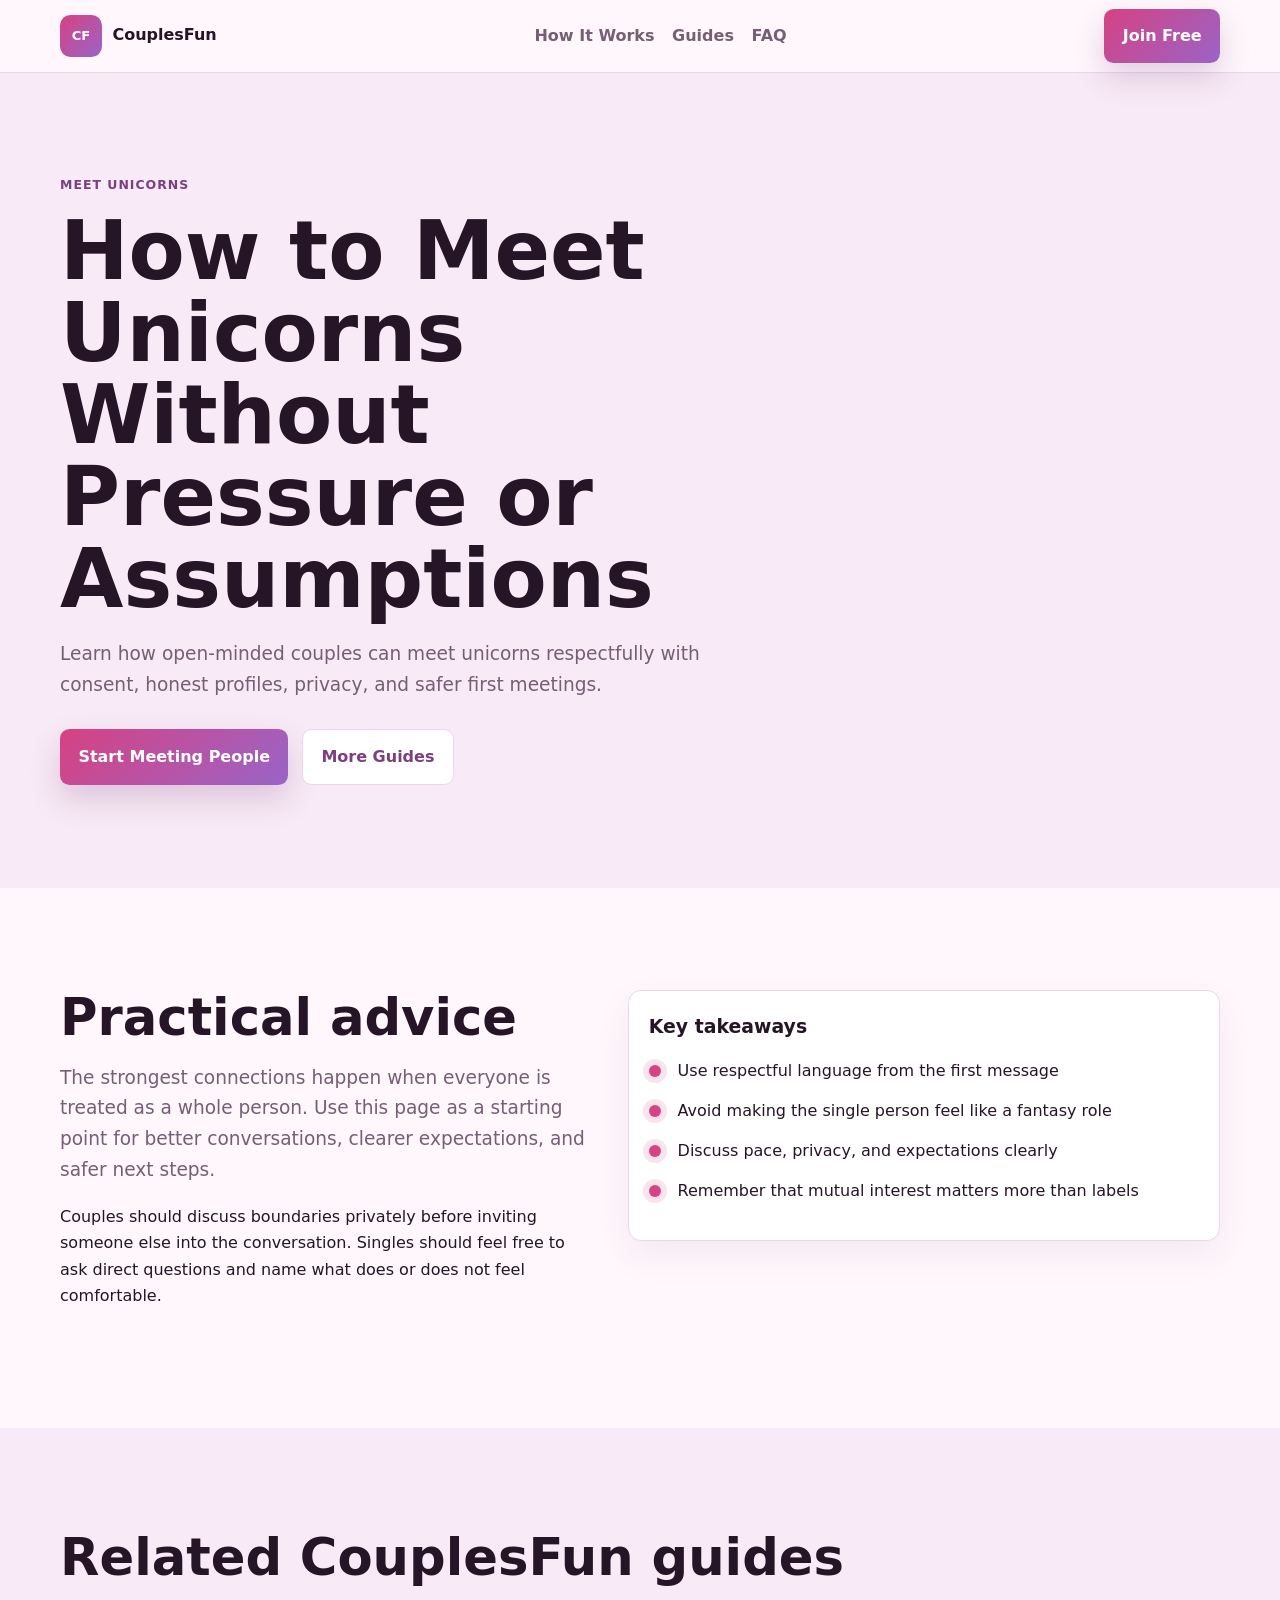
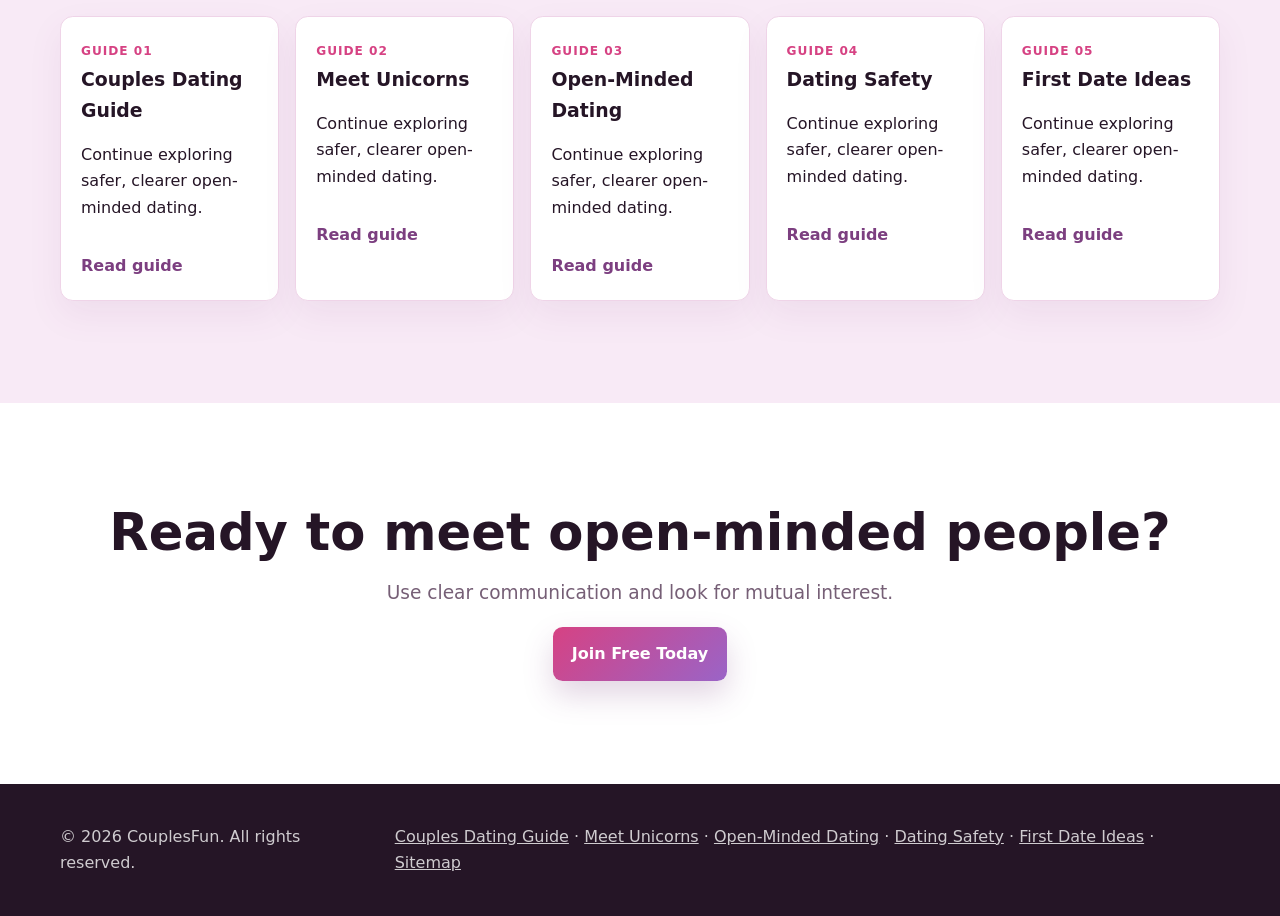
<file: meet-unicorns.html>
<!doctype html>
<html lang="en">
<head>
  <meta charset="UTF-8">
  <meta name="viewport" content="width=device-width, initial-scale=1.0">
  <title>Meet Unicorns Respectfully | CouplesFun</title>
  <meta name="description" content="Learn how open-minded couples can meet unicorns respectfully with consent, honest profiles, privacy, and safer first meetings.">
  <meta name="robots" content="index, follow, max-image-preview:large">
  <link rel="canonical" href="https://couplesfun.xyz/meet-unicorns.html">
  <meta property="og:type" content="website">
  <meta property="og:title" content="Meet Unicorns Respectfully | CouplesFun">
  <meta property="og:description" content="Learn how open-minded couples can meet unicorns respectfully with consent, honest profiles, privacy, and safer first meetings.">
  <meta property="og:url" content="https://couplesfun.xyz/meet-unicorns.html">
  <meta property="og:site_name" content="CouplesFun">
  <meta name="twitter:card" content="summary">
  <style>
:root{--ink:#251526;--muted:#765f76;--soft:#fff7fc;--soft2:#f8eaf6;--line:#efd4e8;--rose:#d64283;--plum:#7c3f80;--violet:#9a64c7;--gold:#f7c86f;--white:#fff}
*{box-sizing:border-box}html{scroll-behavior:smooth}body{margin:0;background:var(--soft);color:var(--ink);font-family:Inter,ui-sans-serif,system-ui,-apple-system,BlinkMacSystemFont,"Segoe UI",Arial,sans-serif;line-height:1.65}a{color:inherit;text-decoration:none}.container{width:min(1160px,calc(100% - 2rem));margin:0 auto}.topbar{position:sticky;top:0;z-index:10;background:rgba(255,247,252,.9);border-bottom:1px solid var(--line);backdrop-filter:blur(16px)}.nav{min-height:72px;display:flex;align-items:center;justify-content:space-between;gap:1rem}.brand{font-weight:900}.brand:before{content:"CF";display:inline-grid;place-items:center;width:42px;height:42px;margin-right:.65rem;border-radius:.65rem;background:linear-gradient(135deg,var(--rose),var(--violet));color:#fff;font-size:.82rem}.nav-links{display:flex;gap:1.1rem;color:var(--muted);font-weight:800}.btn{display:inline-flex;align-items:center;justify-content:center;min-height:48px;padding:.86rem 1.15rem;border-radius:.6rem;background:linear-gradient(135deg,var(--rose),var(--violet));color:#fff;font-weight:900;box-shadow:0 14px 30px rgba(124,63,128,.22)}.btn.secondary{background:#fff;color:var(--plum);border:1px solid var(--line);box-shadow:none}.hero{display:grid;grid-template-columns:.92fr 1.08fr;min-height:760px;background:var(--soft);overflow:hidden}.hero-copy{display:flex;flex-direction:column;justify-content:center;padding:clamp(4rem,7vw,7rem) clamp(1rem,4vw,5rem)}.hero-image{min-height:520px;background-image:url("");background-size:cover;background-position:center}.kicker{margin:0 0 .9rem;color:var(--plum);font-size:.78rem;font-weight:900;letter-spacing:.08em;text-transform:uppercase}h1{max-width:720px;margin:0 0 1.2rem;font-size:clamp(3rem,6.4vw,5.6rem);line-height:1}h2{font-size:clamp(2rem,4vw,3.25rem);line-height:1.06;margin:0 0 1rem}h3{margin:0 0 .55rem;font-size:1.18rem}.lead{max-width:680px;color:var(--muted);font-size:1.16rem}.actions{display:flex;flex-wrap:wrap;gap:.85rem;margin-top:1.8rem}.stats,.cards,.landing-grid{display:grid;grid-template-columns:repeat(3,1fr);gap:1rem;margin-top:2rem}.stat,.card,.faq details,.landing-card{background:#fff;border:1px solid var(--line);border-radius:.8rem;padding:1.25rem;box-shadow:0 14px 34px rgba(124,63,128,.08)}.stat strong{display:block;margin-bottom:.35rem}.section{padding:clamp(4.5rem,8vw,7rem) 0}.muted{background:var(--soft2)}.section-head{max-width:760px;margin-bottom:2rem}.split{display:grid;grid-template-columns:.95fr 1.05fr;gap:2rem;align-items:start}.check{display:grid;gap:.85rem;padding:0;list-style:none}.check li{position:relative;padding-left:1.8rem}.check li:before{content:"";position:absolute;left:0;top:.45rem;width:.75rem;height:.75rem;border-radius:50%;background:var(--rose);box-shadow:0 0 0 6px rgba(214,66,131,.14)}.app-band{background:linear-gradient(135deg,var(--plum),var(--rose));color:#fff}.app-band .kicker,.app-band .lead{color:rgba(255,255,255,.78)}.app-grid{display:grid;grid-template-columns:1fr auto;gap:2rem;align-items:center}.app-actions{display:flex;flex-wrap:wrap;gap:.75rem;justify-content:flex-end}.app-actions .btn:first-child{background:var(--gold);color:var(--ink)}.faq-grid{display:grid;grid-template-columns:.85fr 1.15fr;gap:2rem}.faq details{margin-bottom:.8rem}.faq summary{cursor:pointer;font-weight:900}.faq p{color:var(--muted)}.landing-grid{grid-template-columns:repeat(5,1fr)}.landing-card span{color:var(--rose);font-size:.76rem;font-weight:900;letter-spacing:.08em;text-transform:uppercase}.landing-card a{display:inline-block;margin-top:1rem;color:var(--plum);font-weight:900}.final{text-align:center;background:#fff}.final .lead{margin-inline:auto}footer{background:var(--ink);color:rgba(255,255,255,.78);padding:1.5rem 0}.footer-inner{display:flex;justify-content:space-between;gap:1rem}.footer-inner a{text-decoration:underline}@media(max-width:900px){.nav-links{display:none}.hero{grid-template-columns:1fr}.hero-image{order:-1;min-height:min(80vw,460px)}.hero-copy{padding:3rem 1rem}.stats,.cards,.landing-grid,.split,.app-grid,.faq-grid{grid-template-columns:1fr}.app-actions{justify-content:flex-start}.footer-inner{flex-direction:column}h1{font-size:clamp(2.7rem,11vw,4rem)}.actions,.app-actions{flex-direction:column}.btn{width:100%}}
</style>
  <script type="application/ld+json">{"@context":"https://schema.org","@graph":[{"@type":"Article","headline":"How to Meet Unicorns Without Pressure or Assumptions","description":"Learn how open-minded couples can meet unicorns respectfully with consent, honest profiles, privacy, and safer first meetings.","author":{"@type":"Organization","name":"CouplesFun"},"publisher":{"@type":"Organization","name":"CouplesFun"},"datePublished":"2026-06-01","dateModified":"2026-06-01","mainEntityOfPage":"https://couplesfun.xyz/meet-unicorns.html"},{"@type":"BreadcrumbList","itemListElement":[{"@type":"ListItem","position":1,"name":"Home","item":"https://couplesfun.xyz/"},{"@type":"ListItem","position":2,"name":"Meet Unicorns","item":"https://couplesfun.xyz/meet-unicorns.html"}]},{"@type":"FAQPage","mainEntity":[{"@type":"Question","name":"What is meet unicorns?","acceptedAnswer":{"@type":"Answer","text":"Learn how open-minded couples can meet unicorns respectfully with consent, honest profiles, privacy, and safer first meetings."}},{"@type":"Question","name":"How do I start safely?","acceptedAnswer":{"@type":"Answer","text":"Start with honest communication, clear boundaries, public first meetings, and privacy-conscious messaging."}}]}]}</script>
</head>
<body><header class="topbar"><div class="container nav"><a class="brand" href="index.html">CouplesFun</a><div class="nav-links"><a href="index.html#how-it-works">How It Works</a><a href="index.html#guides">Guides</a><a href="index.html#faq">FAQ</a></div><a class="btn" href="https://www.bicupid.com/registerStep1?tid=af100017352_cf" rel="nofollow sponsored">Join Free</a></div></header><main><section class="section muted"><div class="container"><p class="kicker">Meet Unicorns</p><h1>How to Meet Unicorns Without Pressure or Assumptions</h1><p class="lead">Learn how open-minded couples can meet unicorns respectfully with consent, honest profiles, privacy, and safer first meetings.</p><div class="actions"><a class="btn" href="https://www.bicupid.com/registerStep1?tid=af100017352_cf" rel="nofollow sponsored">Start Meeting People</a><a class="btn secondary" href="index.html#guides">More Guides</a></div></div></section><section class="section"><div class="container split"><article><h2>Practical advice</h2><p class="lead">The strongest connections happen when everyone is treated as a whole person. Use this page as a starting point for better conversations, clearer expectations, and safer next steps.</p><p>Couples should discuss boundaries privately before inviting someone else into the conversation. Singles should feel free to ask direct questions and name what does or does not feel comfortable.</p></article><div class="card"><h3>Key takeaways</h3><ul class="check"><li>Use respectful language from the first message</li><li>Avoid making the single person feel like a fantasy role</li><li>Discuss pace, privacy, and expectations clearly</li><li>Remember that mutual interest matters more than labels</li></ul></div></div></section><section class="section muted"><div class="container"><h2>Related CouplesFun guides</h2><div class="landing-grid"><article class="landing-card"><span>Guide 01</span><h3>Couples Dating Guide</h3><p>Continue exploring safer, clearer open-minded dating.</p><a href="couples-dating-guide.html">Read guide</a></article><article class="landing-card"><span>Guide 02</span><h3>Meet Unicorns</h3><p>Continue exploring safer, clearer open-minded dating.</p><a href="meet-unicorns.html">Read guide</a></article><article class="landing-card"><span>Guide 03</span><h3>Open-Minded Dating</h3><p>Continue exploring safer, clearer open-minded dating.</p><a href="open-minded-dating.html">Read guide</a></article><article class="landing-card"><span>Guide 04</span><h3>Dating Safety</h3><p>Continue exploring safer, clearer open-minded dating.</p><a href="couples-dating-safety.html">Read guide</a></article><article class="landing-card"><span>Guide 05</span><h3>First Date Ideas</h3><p>Continue exploring safer, clearer open-minded dating.</p><a href="couples-first-date-ideas.html">Read guide</a></article></div></div></section><section class="section final"><div class="container"><h2>Ready to meet open-minded people?</h2><p class="lead">Use clear communication and look for mutual interest.</p><a class="btn" href="https://www.bicupid.com/registerStep1?tid=af100017352_cf" rel="nofollow sponsored">Join Free Today</a></div></section></main><footer><div class="container footer-inner"><p>© 2026 CouplesFun. All rights reserved.</p><p><a href="couples-dating-guide.html">Couples Dating Guide</a> · <a href="meet-unicorns.html">Meet Unicorns</a> · <a href="open-minded-dating.html">Open-Minded Dating</a> · <a href="couples-dating-safety.html">Dating Safety</a> · <a href="couples-first-date-ideas.html">First Date Ideas</a> · <a href="sitemap.xml">Sitemap</a></p></div></footer></body>
</html>
</file>
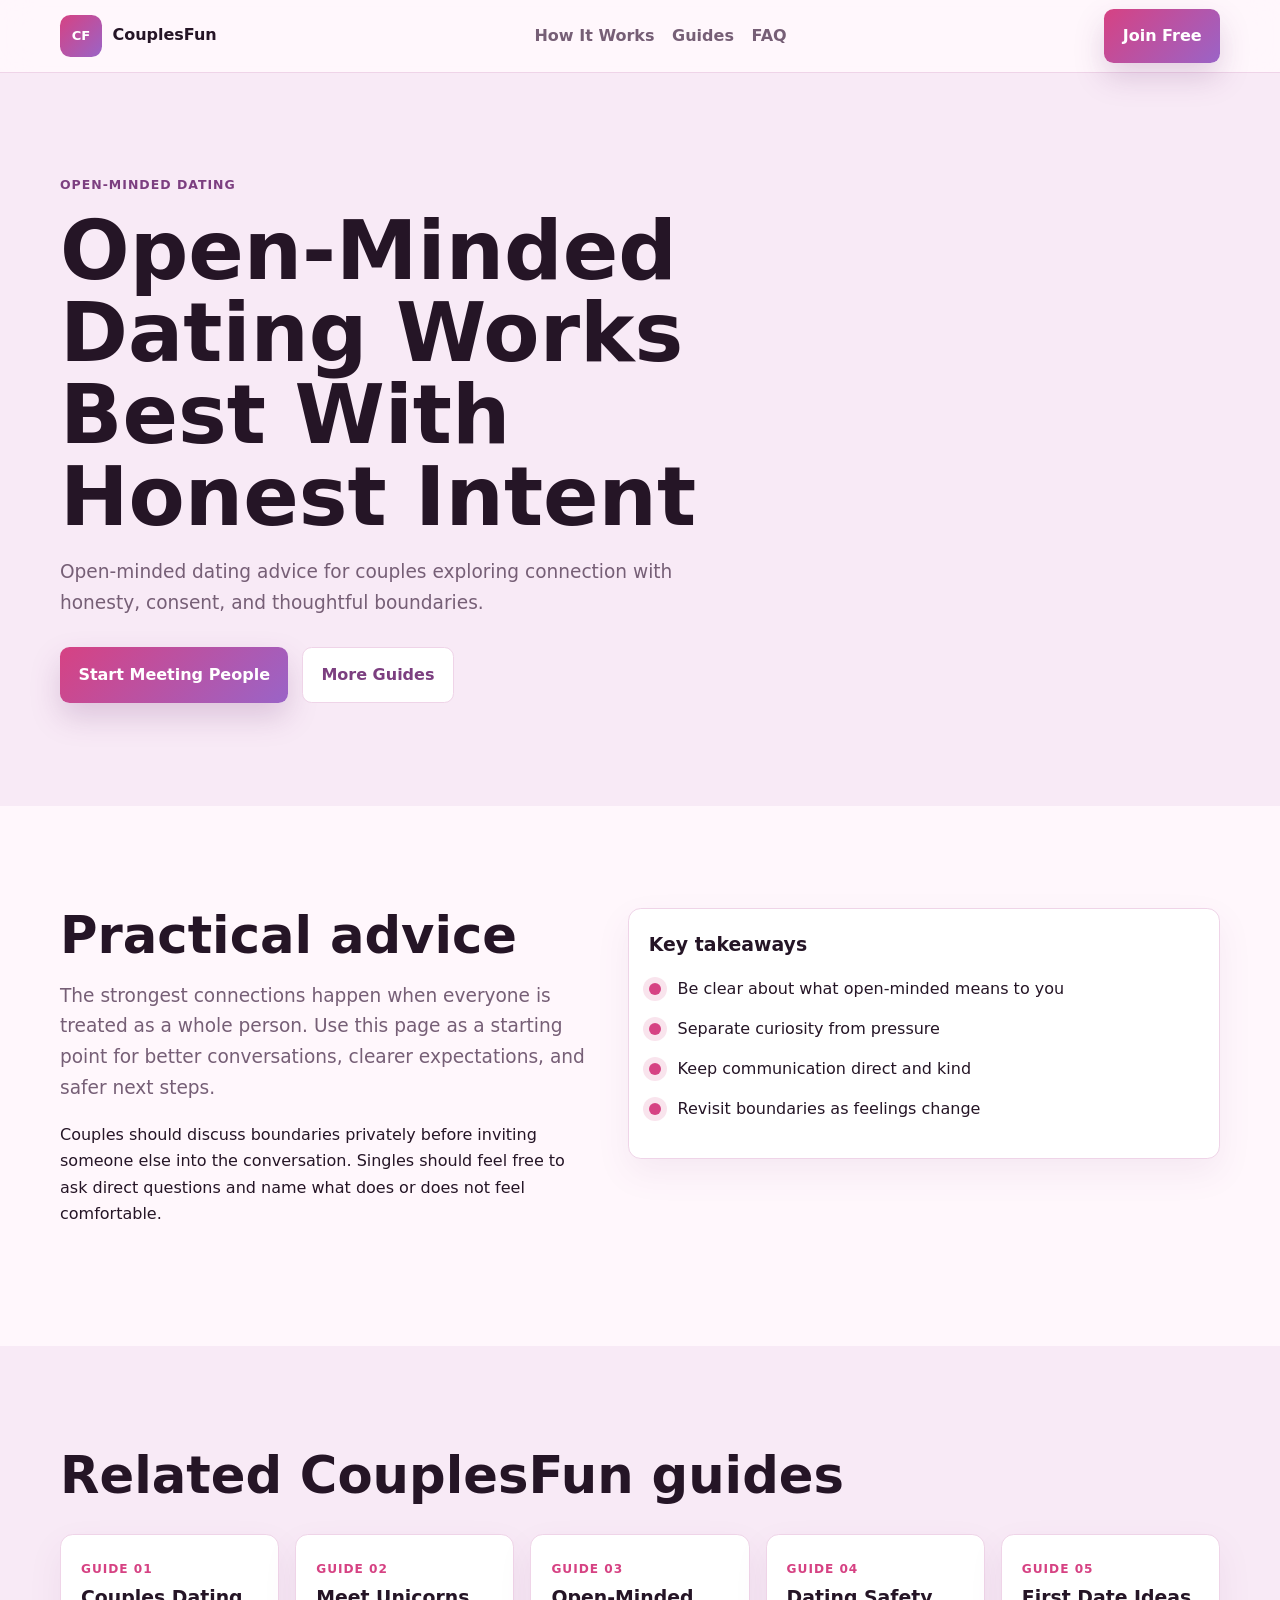
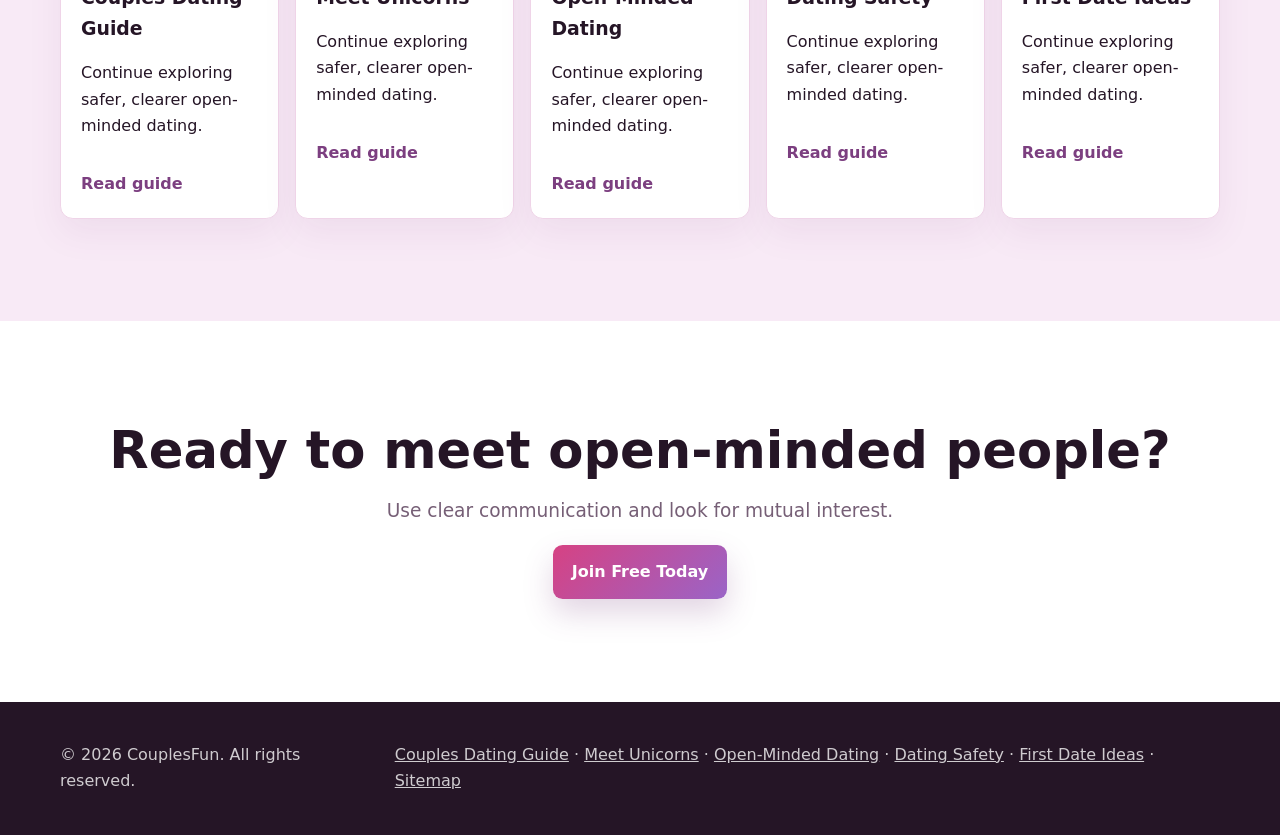
<file: open-minded-dating.html>
<!doctype html>
<html lang="en">
<head>
  <meta charset="UTF-8">
  <meta name="viewport" content="width=device-width, initial-scale=1.0">
  <title>Open-Minded Dating for Couples | CouplesFun</title>
  <meta name="description" content="Open-minded dating advice for couples exploring connection with honesty, consent, and thoughtful boundaries.">
  <meta name="robots" content="index, follow, max-image-preview:large">
  <link rel="canonical" href="https://couplesfun.xyz/open-minded-dating.html">
  <meta property="og:type" content="website">
  <meta property="og:title" content="Open-Minded Dating for Couples | CouplesFun">
  <meta property="og:description" content="Open-minded dating advice for couples exploring connection with honesty, consent, and thoughtful boundaries.">
  <meta property="og:url" content="https://couplesfun.xyz/open-minded-dating.html">
  <meta property="og:site_name" content="CouplesFun">
  <meta name="twitter:card" content="summary">
  <style>
:root{--ink:#251526;--muted:#765f76;--soft:#fff7fc;--soft2:#f8eaf6;--line:#efd4e8;--rose:#d64283;--plum:#7c3f80;--violet:#9a64c7;--gold:#f7c86f;--white:#fff}
*{box-sizing:border-box}html{scroll-behavior:smooth}body{margin:0;background:var(--soft);color:var(--ink);font-family:Inter,ui-sans-serif,system-ui,-apple-system,BlinkMacSystemFont,"Segoe UI",Arial,sans-serif;line-height:1.65}a{color:inherit;text-decoration:none}.container{width:min(1160px,calc(100% - 2rem));margin:0 auto}.topbar{position:sticky;top:0;z-index:10;background:rgba(255,247,252,.9);border-bottom:1px solid var(--line);backdrop-filter:blur(16px)}.nav{min-height:72px;display:flex;align-items:center;justify-content:space-between;gap:1rem}.brand{font-weight:900}.brand:before{content:"CF";display:inline-grid;place-items:center;width:42px;height:42px;margin-right:.65rem;border-radius:.65rem;background:linear-gradient(135deg,var(--rose),var(--violet));color:#fff;font-size:.82rem}.nav-links{display:flex;gap:1.1rem;color:var(--muted);font-weight:800}.btn{display:inline-flex;align-items:center;justify-content:center;min-height:48px;padding:.86rem 1.15rem;border-radius:.6rem;background:linear-gradient(135deg,var(--rose),var(--violet));color:#fff;font-weight:900;box-shadow:0 14px 30px rgba(124,63,128,.22)}.btn.secondary{background:#fff;color:var(--plum);border:1px solid var(--line);box-shadow:none}.hero{display:grid;grid-template-columns:.92fr 1.08fr;min-height:760px;background:var(--soft);overflow:hidden}.hero-copy{display:flex;flex-direction:column;justify-content:center;padding:clamp(4rem,7vw,7rem) clamp(1rem,4vw,5rem)}.hero-image{min-height:520px;background-image:url("");background-size:cover;background-position:center}.kicker{margin:0 0 .9rem;color:var(--plum);font-size:.78rem;font-weight:900;letter-spacing:.08em;text-transform:uppercase}h1{max-width:720px;margin:0 0 1.2rem;font-size:clamp(3rem,6.4vw,5.6rem);line-height:1}h2{font-size:clamp(2rem,4vw,3.25rem);line-height:1.06;margin:0 0 1rem}h3{margin:0 0 .55rem;font-size:1.18rem}.lead{max-width:680px;color:var(--muted);font-size:1.16rem}.actions{display:flex;flex-wrap:wrap;gap:.85rem;margin-top:1.8rem}.stats,.cards,.landing-grid{display:grid;grid-template-columns:repeat(3,1fr);gap:1rem;margin-top:2rem}.stat,.card,.faq details,.landing-card{background:#fff;border:1px solid var(--line);border-radius:.8rem;padding:1.25rem;box-shadow:0 14px 34px rgba(124,63,128,.08)}.stat strong{display:block;margin-bottom:.35rem}.section{padding:clamp(4.5rem,8vw,7rem) 0}.muted{background:var(--soft2)}.section-head{max-width:760px;margin-bottom:2rem}.split{display:grid;grid-template-columns:.95fr 1.05fr;gap:2rem;align-items:start}.check{display:grid;gap:.85rem;padding:0;list-style:none}.check li{position:relative;padding-left:1.8rem}.check li:before{content:"";position:absolute;left:0;top:.45rem;width:.75rem;height:.75rem;border-radius:50%;background:var(--rose);box-shadow:0 0 0 6px rgba(214,66,131,.14)}.app-band{background:linear-gradient(135deg,var(--plum),var(--rose));color:#fff}.app-band .kicker,.app-band .lead{color:rgba(255,255,255,.78)}.app-grid{display:grid;grid-template-columns:1fr auto;gap:2rem;align-items:center}.app-actions{display:flex;flex-wrap:wrap;gap:.75rem;justify-content:flex-end}.app-actions .btn:first-child{background:var(--gold);color:var(--ink)}.faq-grid{display:grid;grid-template-columns:.85fr 1.15fr;gap:2rem}.faq details{margin-bottom:.8rem}.faq summary{cursor:pointer;font-weight:900}.faq p{color:var(--muted)}.landing-grid{grid-template-columns:repeat(5,1fr)}.landing-card span{color:var(--rose);font-size:.76rem;font-weight:900;letter-spacing:.08em;text-transform:uppercase}.landing-card a{display:inline-block;margin-top:1rem;color:var(--plum);font-weight:900}.final{text-align:center;background:#fff}.final .lead{margin-inline:auto}footer{background:var(--ink);color:rgba(255,255,255,.78);padding:1.5rem 0}.footer-inner{display:flex;justify-content:space-between;gap:1rem}.footer-inner a{text-decoration:underline}@media(max-width:900px){.nav-links{display:none}.hero{grid-template-columns:1fr}.hero-image{order:-1;min-height:min(80vw,460px)}.hero-copy{padding:3rem 1rem}.stats,.cards,.landing-grid,.split,.app-grid,.faq-grid{grid-template-columns:1fr}.app-actions{justify-content:flex-start}.footer-inner{flex-direction:column}h1{font-size:clamp(2.7rem,11vw,4rem)}.actions,.app-actions{flex-direction:column}.btn{width:100%}}
</style>
  <script type="application/ld+json">{"@context":"https://schema.org","@graph":[{"@type":"Article","headline":"Open-Minded Dating Works Best With Honest Intent","description":"Open-minded dating advice for couples exploring connection with honesty, consent, and thoughtful boundaries.","author":{"@type":"Organization","name":"CouplesFun"},"publisher":{"@type":"Organization","name":"CouplesFun"},"datePublished":"2026-06-01","dateModified":"2026-06-01","mainEntityOfPage":"https://couplesfun.xyz/open-minded-dating.html"},{"@type":"BreadcrumbList","itemListElement":[{"@type":"ListItem","position":1,"name":"Home","item":"https://couplesfun.xyz/"},{"@type":"ListItem","position":2,"name":"Open-Minded Dating","item":"https://couplesfun.xyz/open-minded-dating.html"}]},{"@type":"FAQPage","mainEntity":[{"@type":"Question","name":"What is open-minded dating?","acceptedAnswer":{"@type":"Answer","text":"Open-minded dating advice for couples exploring connection with honesty, consent, and thoughtful boundaries."}},{"@type":"Question","name":"How do I start safely?","acceptedAnswer":{"@type":"Answer","text":"Start with honest communication, clear boundaries, public first meetings, and privacy-conscious messaging."}}]}]}</script>
</head>
<body><header class="topbar"><div class="container nav"><a class="brand" href="index.html">CouplesFun</a><div class="nav-links"><a href="index.html#how-it-works">How It Works</a><a href="index.html#guides">Guides</a><a href="index.html#faq">FAQ</a></div><a class="btn" href="https://www.bicupid.com/registerStep1?tid=af100017352_cf" rel="nofollow sponsored">Join Free</a></div></header><main><section class="section muted"><div class="container"><p class="kicker">Open-Minded Dating</p><h1>Open-Minded Dating Works Best With Honest Intent</h1><p class="lead">Open-minded dating advice for couples exploring connection with honesty, consent, and thoughtful boundaries.</p><div class="actions"><a class="btn" href="https://www.bicupid.com/registerStep1?tid=af100017352_cf" rel="nofollow sponsored">Start Meeting People</a><a class="btn secondary" href="index.html#guides">More Guides</a></div></div></section><section class="section"><div class="container split"><article><h2>Practical advice</h2><p class="lead">The strongest connections happen when everyone is treated as a whole person. Use this page as a starting point for better conversations, clearer expectations, and safer next steps.</p><p>Couples should discuss boundaries privately before inviting someone else into the conversation. Singles should feel free to ask direct questions and name what does or does not feel comfortable.</p></article><div class="card"><h3>Key takeaways</h3><ul class="check"><li>Be clear about what open-minded means to you</li><li>Separate curiosity from pressure</li><li>Keep communication direct and kind</li><li>Revisit boundaries as feelings change</li></ul></div></div></section><section class="section muted"><div class="container"><h2>Related CouplesFun guides</h2><div class="landing-grid"><article class="landing-card"><span>Guide 01</span><h3>Couples Dating Guide</h3><p>Continue exploring safer, clearer open-minded dating.</p><a href="couples-dating-guide.html">Read guide</a></article><article class="landing-card"><span>Guide 02</span><h3>Meet Unicorns</h3><p>Continue exploring safer, clearer open-minded dating.</p><a href="meet-unicorns.html">Read guide</a></article><article class="landing-card"><span>Guide 03</span><h3>Open-Minded Dating</h3><p>Continue exploring safer, clearer open-minded dating.</p><a href="open-minded-dating.html">Read guide</a></article><article class="landing-card"><span>Guide 04</span><h3>Dating Safety</h3><p>Continue exploring safer, clearer open-minded dating.</p><a href="couples-dating-safety.html">Read guide</a></article><article class="landing-card"><span>Guide 05</span><h3>First Date Ideas</h3><p>Continue exploring safer, clearer open-minded dating.</p><a href="couples-first-date-ideas.html">Read guide</a></article></div></div></section><section class="section final"><div class="container"><h2>Ready to meet open-minded people?</h2><p class="lead">Use clear communication and look for mutual interest.</p><a class="btn" href="https://www.bicupid.com/registerStep1?tid=af100017352_cf" rel="nofollow sponsored">Join Free Today</a></div></section></main><footer><div class="container footer-inner"><p>© 2026 CouplesFun. All rights reserved.</p><p><a href="couples-dating-guide.html">Couples Dating Guide</a> · <a href="meet-unicorns.html">Meet Unicorns</a> · <a href="open-minded-dating.html">Open-Minded Dating</a> · <a href="couples-dating-safety.html">Dating Safety</a> · <a href="couples-first-date-ideas.html">First Date Ideas</a> · <a href="sitemap.xml">Sitemap</a></p></div></footer></body>
</html>
</file>
